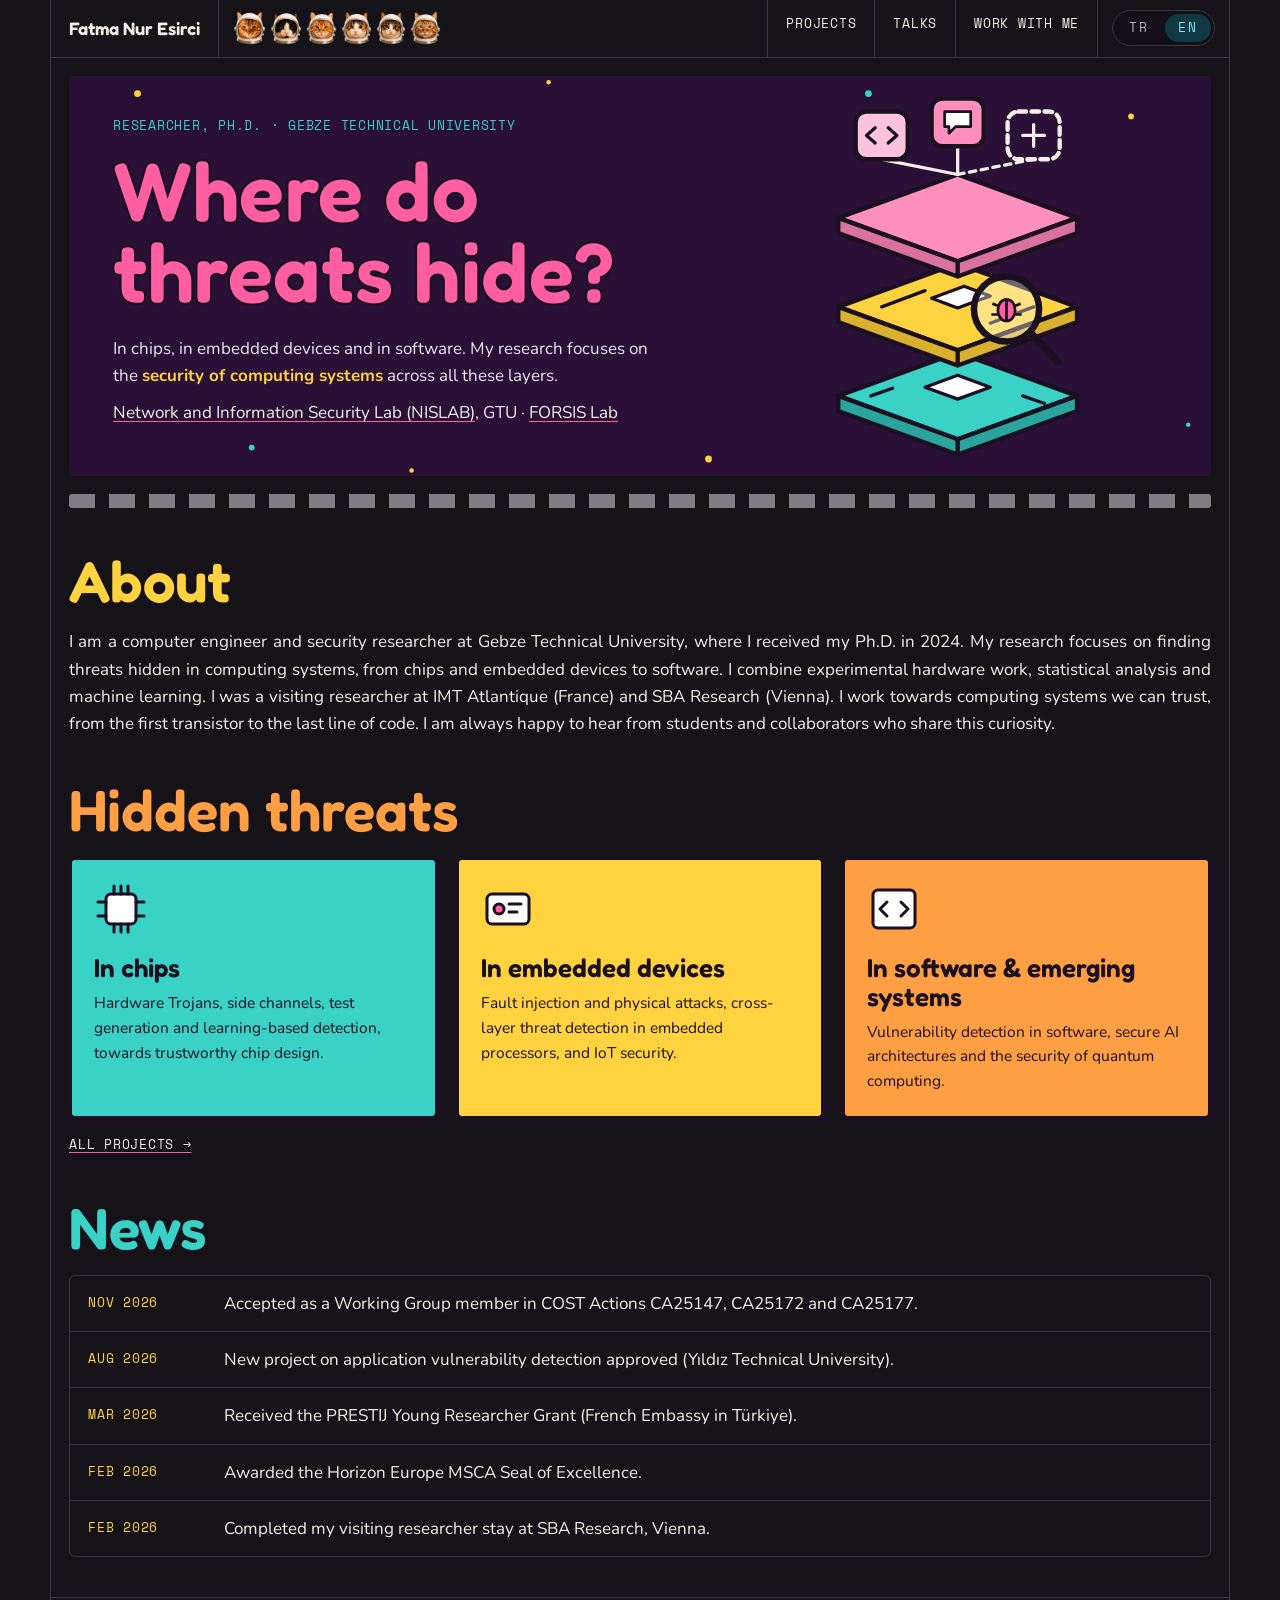
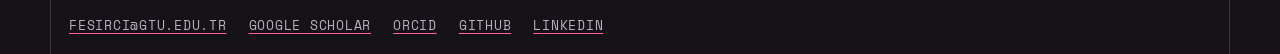
<file: index.html>
<!doctype html>
<html lang="en">
<head>
<meta charset="utf-8">
<meta name="viewport" content="width=device-width, initial-scale=1">
<meta name="google-site-verification" content="7GerBMmw6EhjU6s_n-hrYMJ7j0t3oUVKxniS09vX1Zw">
<meta name="description" content="Fatma Nur Esirci, computer engineer and security researcher at Gebze Technical University: hardware security, embedded devices and software security.">
<title>Fatma Nur Esirci</title>
<link rel="canonical" href="https://fatmanuresirci.github.io/">
<link rel="alternate" hreflang="en" href="https://fatmanuresirci.github.io/">
<link rel="alternate" hreflang="tr" href="https://fatmanuresirci.github.io/tr/">
<link rel="alternate" hreflang="x-default" href="https://fatmanuresirci.github.io/">
<meta property="og:site_name" content="Fatma Nur Esirci">
<meta property="og:type" content="profile">
<meta property="og:title" content="Fatma Nur Esirci">
<meta property="og:description" content="Fatma Nur Esirci, computer engineer and security researcher at Gebze Technical University: hardware security, embedded devices and software security.">
<meta property="og:url" content="https://fatmanuresirci.github.io/">
<meta property="og:locale" content="en_US">
<script type="application/ld+json">
{
 "@context": "https://schema.org",
 "@type": "WebSite",
 "name": "Fatma Nur Esirci",
 "alternateName": [
  "Fatma Nur Esirci Personal Website"
 ],
 "url": "https://fatmanuresirci.github.io/"
}
</script>
<script type="application/ld+json">
{
 "@context": "https://schema.org",
 "@type": "Person",
 "@id": "https://fatmanuresirci.github.io/#person",
 "name": "Fatma Nur Esirci",
 "url": "https://fatmanuresirci.github.io/",
 "email": "mailto:fesirci@gtu.edu.tr",
 "sameAs": [
  "https://orcid.org/0000-0001-9026-2829",
  "https://scholar.google.com/citations?user=NrHuFlYAAAAJ",
  "https://www.linkedin.com/in/fatmanuresirci",
  "https://github.com/Esirci"
 ]
}
</script>
<link rel="preconnect" href="https://fonts.googleapis.com">
<link href="https://fonts.googleapis.com/css2?family=Fredoka:wght@500;600;700&family=Nunito:wght@400;600;700&family=Space+Mono:wght@400;700&display=swap" rel="stylesheet">
<link rel="stylesheet" href="site.css">
<link rel="icon" href="img/avatar.svg" type="image/svg+xml">
</head>
<body>
<div class="frame">
  <nav class="top mono">
    <a class="who" href="index.html">Fatma Nur Esirci</a>
    <span class="crew" aria-hidden="true"><img src="img/crew/cat-1.webp" alt=""><img src="img/crew/cat-2.webp" alt=""><img src="img/crew/cat-3.webp" alt=""><img src="img/crew/cat-4.webp" alt=""><img src="img/crew/cat-5.webp" alt=""><img src="img/crew/cat-6-glasses.svg" alt=""></span>
    <a href="projects.html">Projects</a><a href="talks.html">Talks</a><a href="work-with-me.html">Work with me</a>
    <span class="lang"><span class="langs"><a href="tr/index.html">TR</a><a class="on" href="index.html" aria-current="page">EN</a></span></span>
  </nav>

  <section class="hero">
    <svg class="stars" viewBox="0 0 1000 400" preserveAspectRatio="xMidYMid slice" aria-hidden="true">
      <g fill="#ffd23f"><circle cx="60" cy="40" r="3"/><circle cx="420" cy="30" r="2"/><circle cx="560" cy="360" r="3"/><circle cx="930" cy="60" r="2.5"/><circle cx="300" cy="370" r="2"/></g>
      <g fill="#3ad1c7"><circle cx="160" cy="350" r="2.5"/><circle cx="700" cy="40" r="3"/><circle cx="980" cy="330" r="2"/></g>
    </svg>
    <div class="text">
      <div class="mono kicker">Researcher, Ph.D. · Gebze Technical University</div>
      <h1 class="big">Where do<br>threats hide?</h1>
      <p>In chips, in embedded devices and in software. My research focuses on the <b>security of computing systems</b> across all these layers.</p>
      <p><a href="https://www.gtu.edu.tr/en/kategori/1799/0/display.aspx">Network and Information Security Lab (NISLAB)</a>, GTU · <a href="https://forsislab.com/">FORSIS Lab</a></p>
    </div>
    <svg class="art" viewBox="160 0 240 340" xmlns="http://www.w3.org/2000/svg" role="img" aria-label="('chip', 'design'), ('embedded', 'devices'), software">
  <g stroke="#1b1020" stroke-width="4" stroke-linejoin="round" stroke-linecap="round">
    <path d="M170 280 L280 240 L390 280 L280 320 Z" fill="#3ad1c7"/><path d="M170 280 v14 L280 334 V320 Z M390 280 v14 L280 334 V320 Z" fill="#2aa59d"/><path d="M250 272 L280 261 L310 272 L280 283 Z" fill="#fff" stroke-width="3"/><path d="M200 280 l20 -7 M340 280 l20 7" fill="none" stroke-width="3"/>
    <path d="M170 198 L280 158 L390 198 L280 238 Z" fill="#ffd23f"/><path d="M170 198 v14 L280 252 V238 Z M390 198 v14 L280 252 V238 Z" fill="#d9b12f"/><path d="M256 190 L286 179 L310 188 L280 199 Z" fill="#fff" stroke-width="3"/><path d="M210 198 L250 183 M310 213 L350 198" fill="none" stroke-width="3"/>
    <path d="M170 116 L280 76 L390 116 L280 156 Z" fill="#ff8fbd"/><path d="M170 116 v14 L280 170 V156 Z M390 116 v14 L280 170 V156 Z" fill="#d9729f"/>
    <path d="M280 76 L210 62" fill="none" stroke="#f4efe8" stroke-width="3" /><path d="M280 76 L280 50" fill="none" stroke="#f4efe8" stroke-width="3" /><path d="M280 76 L350 62" fill="none" stroke="#f4efe8" stroke-width="3" stroke-dasharray="6 5"/><rect x="186" y="18" width="48" height="44" rx="10" fill="#ffc2dc"/><path d="M204 33 l-8 7 8 7 M216 33 l8 7 -8 7" fill="none" stroke-width="3"/><rect x="256" y="6" width="48" height="44" rx="10" fill="#ff8fbd"/><path d="M268 18 h24 v14 h-14 l-6 6 v-6 h-4 z" fill="#fff" stroke-width="2.5"/><rect x="326" y="18" width="48" height="44" rx="10" fill="none" stroke="#f4efe8" stroke-dasharray="7 5"/><path d="M350 30 v20 M340 40 h20" fill="none" stroke="#f4efe8" stroke-width="3"/>
    <circle cx="325" cy="200" r="30" fill="#fff" fill-opacity=".35" stroke-width="6"/>
    <path d="M347 222 L372 248" stroke-width="7"/>
  </g>
  <g stroke="#1b1020" stroke-width="2.5">
    <ellipse cx="325" cy="201" rx="8" ry="10" fill="#ff5fa2"/>
    <path d="M325 191 v20 M317 197 l-5 -2 M317 205 h-6 M333 197 l5 -2 M333 205 h6" fill="none"/>
  </g>
</svg>
  </section>
  <div class="rail"></div>

  <h2 class="sec-title t-yellow">About</h2>
  <p class="about">I am a computer engineer and security researcher at Gebze Technical University, where I received my Ph.D. in 2024. My research focuses on finding threats hidden in computing systems, from chips and embedded devices to software. I combine experimental hardware work, statistical analysis and machine learning. I was a visiting researcher at IMT Atlantique (France) and SBA Research (Vienna). I work towards computing systems we can trust, from the first transistor to the last line of code. I am always happy to hear from students and collaborators who share this curiosity.</p>

  <h2 class="sec-title">Hidden threats</h2>
  <div class="cards">
    <div class="card c1">
      <svg viewBox="0 0 54 54" aria-hidden="true"><rect x="12" y="12" width="30" height="30" rx="5" fill="#fff" stroke="#1b1020" stroke-width="3"/><g stroke="#1b1020" stroke-width="3" stroke-linecap="round"><path d="M20 4v8M27 4v8M34 4v8M20 42v8M27 42v8M34 42v8M4 20h8M4 34h8M42 20h8M42 34h8"/></g></svg>
      <h3>In chips</h3><p>Hardware Trojans, side channels, test generation and learning-based detection, towards trustworthy chip design.</p>
    </div>
    <div class="card c2">
      <svg viewBox="0 0 54 54" aria-hidden="true"><rect x="6" y="12" width="42" height="30" rx="5" fill="#fff" stroke="#1b1020" stroke-width="3"/><circle cx="18" cy="27" r="5" fill="#ff5fa2" stroke="#1b1020" stroke-width="3"/><path d="M28 22h12M28 30h8" stroke="#1b1020" stroke-width="3" stroke-linecap="round"/></svg>
      <h3>In embedded devices</h3><p>Fault injection and physical attacks, cross-layer threat detection in embedded processors, and IoT security.</p>
    </div>
    <div class="card c3">
      <svg viewBox="0 0 54 54" aria-hidden="true"><rect x="6" y="8" width="42" height="38" rx="5" fill="#fff" stroke="#1b1020" stroke-width="3"/><path d="M20 20l-7 7 7 7M34 20l7 7-7 7" fill="none" stroke="#1b1020" stroke-width="3" stroke-linecap="round" stroke-linejoin="round"/></svg>
      <h3>In software &amp; emerging systems</h3><p>Vulnerability detection in software, secure AI architectures and the security of quantum computing.</p>
    </div>
  </div>
  <p class="more mono"><a href="projects.html">All projects →</a></p>

  <h2 class="sec-title t-teal">News</h2>
  <ul class="list">
    <li><span class="mono">Nov 2026</span><span>Accepted as a Working Group member in COST Actions CA25147, CA25172 and CA25177.</span></li>
    <li><span class="mono">Aug 2026</span><span>New project on application vulnerability detection approved (Yıldız Technical University).</span></li>
    <li><span class="mono">Mar 2026</span><span>Received the PRESTIJ Young Researcher Grant (French Embassy in Türkiye).</span></li>
    <li><span class="mono">Feb 2026</span><span>Awarded the Horizon Europe MSCA Seal of Excellence.</span></li>
    <li><span class="mono">Feb 2026</span><span>Completed my visiting researcher stay at SBA Research, Vienna.</span></li>
  </ul>

  <footer class="mono">
    <a href="mailto:fesirci@gtu.edu.tr">fesirci@gtu.edu.tr</a><a href="https://scholar.google.com/citations?user=NrHuFlYAAAAJ">Google Scholar</a><a href="https://orcid.org/0000-0001-9026-2829">ORCID</a><a href="https://github.com/Esirci">GitHub</a><a href="https://www.linkedin.com/in/fatmanuresirci">LinkedIn</a>
  </footer>
</div>
</body>
</html>
</file>
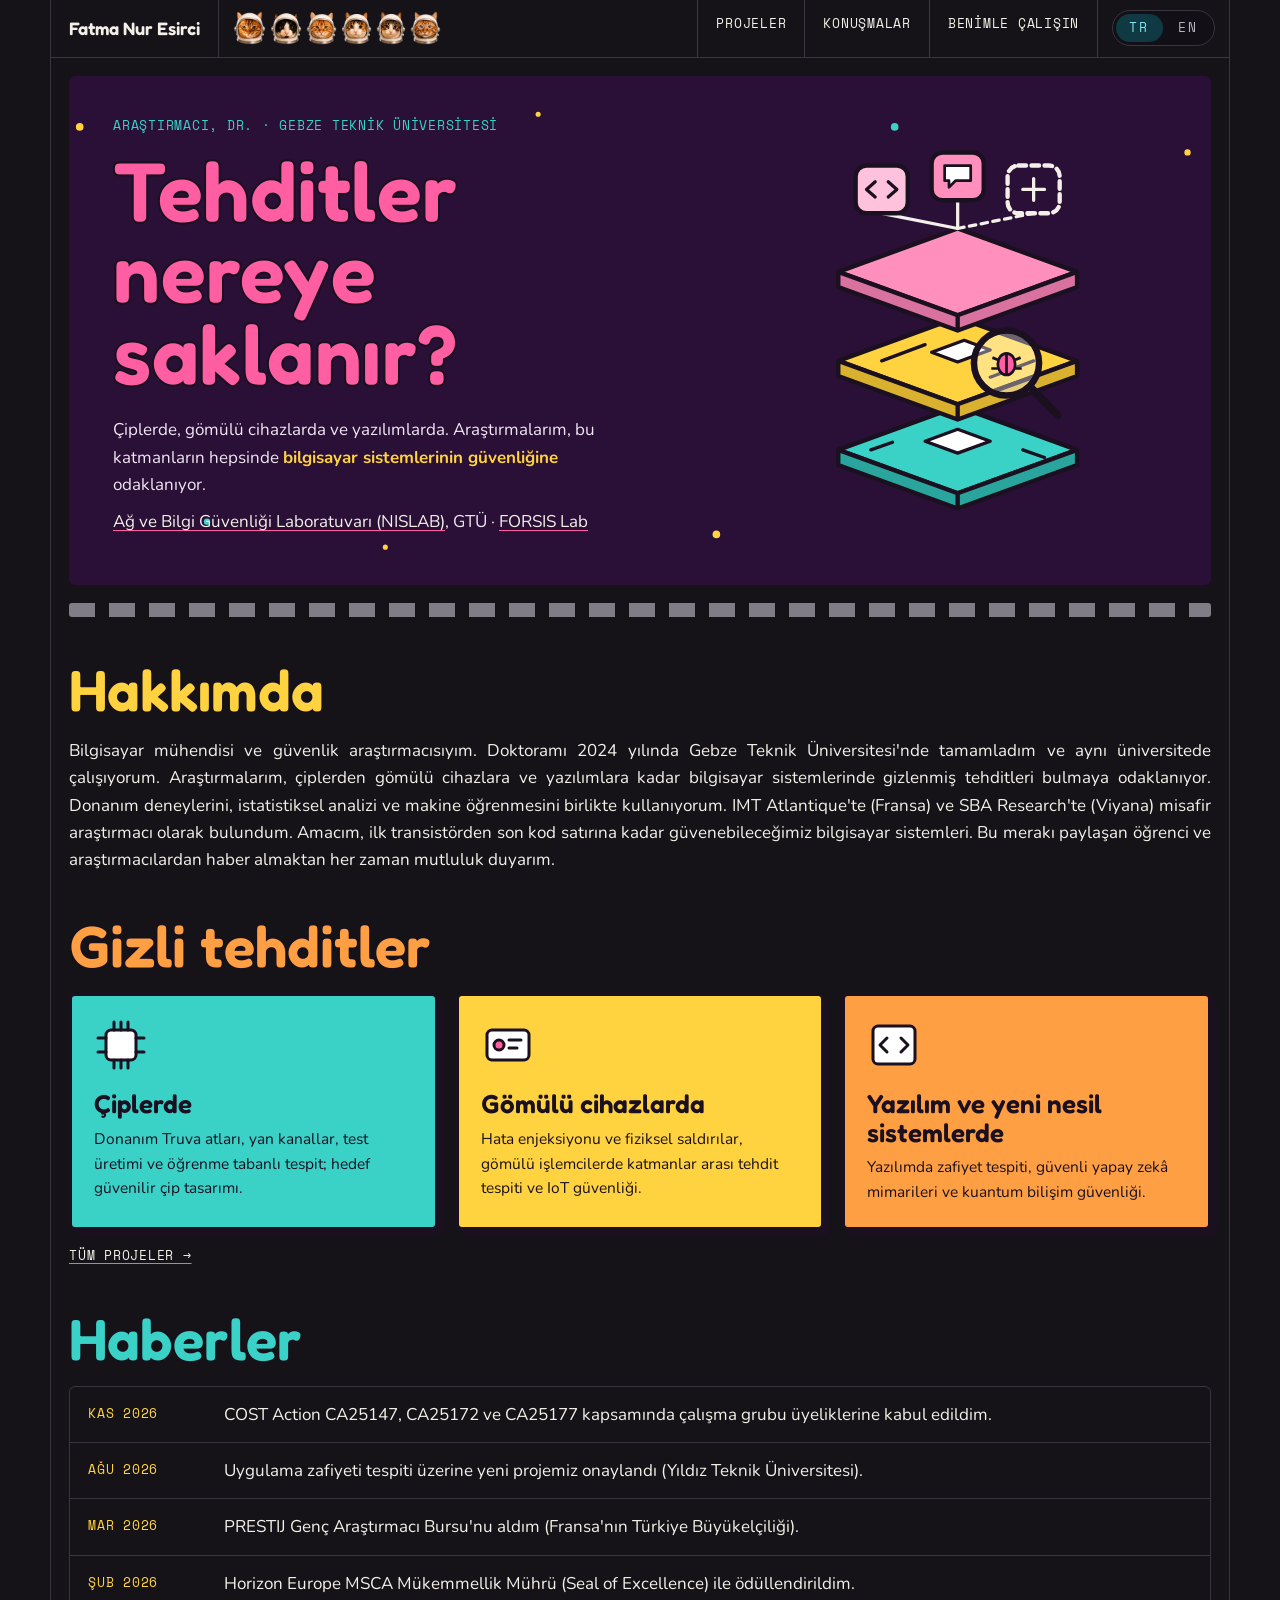
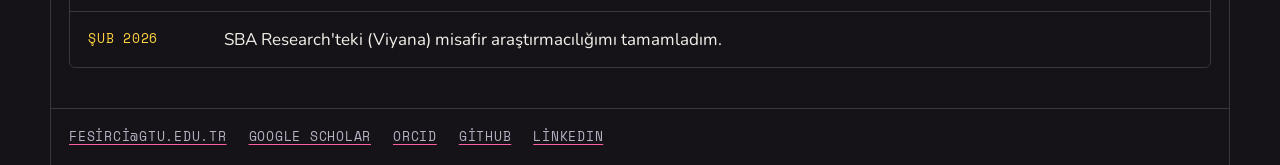
<file: tr/index.html>
<!doctype html>
<html lang="tr">
<head>
<meta charset="utf-8">
<meta name="viewport" content="width=device-width, initial-scale=1">
<meta name="description" content="Fatma Nur Esirci, Gebze Teknik Üniversitesi'nde bilgisayar mühendisi ve güvenlik araştırmacısı: donanım, gömülü cihaz ve yazılım güvenliği.">
<title>Fatma Nur Esirci</title>
<link rel="canonical" href="https://fatmanuresirci.github.io/tr/">
<link rel="alternate" hreflang="en" href="https://fatmanuresirci.github.io/">
<link rel="alternate" hreflang="tr" href="https://fatmanuresirci.github.io/tr/">
<link rel="alternate" hreflang="x-default" href="https://fatmanuresirci.github.io/">
<meta property="og:site_name" content="Fatma Nur Esirci">
<meta property="og:type" content="profile">
<meta property="og:title" content="Fatma Nur Esirci">
<meta property="og:description" content="Fatma Nur Esirci, Gebze Teknik Üniversitesi'nde bilgisayar mühendisi ve güvenlik araştırmacısı: donanım, gömülü cihaz ve yazılım güvenliği.">
<meta property="og:url" content="https://fatmanuresirci.github.io/tr/">
<meta property="og:locale" content="tr_TR">
<script type="application/ld+json">
{
 "@context": "https://schema.org",
 "@type": "WebSite",
 "name": "Fatma Nur Esirci",
 "alternateName": [
  "Fatma Nur Esirci Personal Website"
 ],
 "url": "https://fatmanuresirci.github.io/"
}
</script>
<script type="application/ld+json">
{
 "@context": "https://schema.org",
 "@type": "Person",
 "@id": "https://fatmanuresirci.github.io/#person",
 "name": "Fatma Nur Esirci",
 "url": "https://fatmanuresirci.github.io/",
 "email": "mailto:fesirci@gtu.edu.tr",
 "sameAs": [
  "https://orcid.org/0000-0001-9026-2829",
  "https://scholar.google.com/citations?user=NrHuFlYAAAAJ",
  "https://www.linkedin.com/in/fatmanuresirci",
  "https://github.com/Esirci"
 ]
}
</script>
<link rel="preconnect" href="https://fonts.googleapis.com">
<link href="https://fonts.googleapis.com/css2?family=Fredoka:wght@500;600;700&family=Nunito:wght@400;600;700&family=Space+Mono:wght@400;700&display=swap" rel="stylesheet">
<link rel="stylesheet" href="../site.css">
<link rel="icon" href="../img/avatar.svg" type="image/svg+xml">
</head>
<body>
<div class="frame">
  <nav class="top mono">
    <a class="who" href="index.html">Fatma Nur Esirci</a>
    <span class="crew" aria-hidden="true"><img src="../img/crew/cat-1.webp" alt=""><img src="../img/crew/cat-2.webp" alt=""><img src="../img/crew/cat-3.webp" alt=""><img src="../img/crew/cat-4.webp" alt=""><img src="../img/crew/cat-5.webp" alt=""><img src="../img/crew/cat-6-glasses.svg" alt=""></span>
    <a href="projects.html">Projeler</a><a href="talks.html">Konuşmalar</a><a href="work-with-me.html">Benimle çalışın</a>
    <span class="lang"><span class="langs"><a class="on" href="index.html" aria-current="page">TR</a><a href="../index.html">EN</a></span></span>
  </nav>

  <section class="hero">
    <svg class="stars" viewBox="0 0 1000 400" preserveAspectRatio="xMidYMid slice" aria-hidden="true">
      <g fill="#ffd23f"><circle cx="60" cy="40" r="3"/><circle cx="420" cy="30" r="2"/><circle cx="560" cy="360" r="3"/><circle cx="930" cy="60" r="2.5"/><circle cx="300" cy="370" r="2"/></g>
      <g fill="#3ad1c7"><circle cx="160" cy="350" r="2.5"/><circle cx="700" cy="40" r="3"/><circle cx="980" cy="330" r="2"/></g>
    </svg>
    <div class="text">
      <div class="mono kicker">Araştırmacı, Dr. · Gebze Teknik Üniversitesi</div>
      <h1 class="big">Tehditler<br>nereye saklanır?</h1>
      <p>Çiplerde, gömülü cihazlarda ve yazılımlarda. Araştırmalarım, bu katmanların hepsinde <b>bilgisayar sistemlerinin güvenliğine</b> odaklanıyor.</p>
      <p><a href="https://www.gtu.edu.tr/kategori/1799/0/display.aspx">Ağ ve Bilgi Güvenliği Laboratuvarı (NISLAB)</a>, GTÜ · <a href="https://forsislab.com/">FORSIS Lab</a></p>
    </div>
    <svg class="art" viewBox="160 0 240 340" xmlns="http://www.w3.org/2000/svg" role="img" aria-label="('çip', 'tasarımı'), ('gömülü', 'cihazlar'), yazılım">
  <g stroke="#1b1020" stroke-width="4" stroke-linejoin="round" stroke-linecap="round">
    <path d="M170 280 L280 240 L390 280 L280 320 Z" fill="#3ad1c7"/><path d="M170 280 v14 L280 334 V320 Z M390 280 v14 L280 334 V320 Z" fill="#2aa59d"/><path d="M250 272 L280 261 L310 272 L280 283 Z" fill="#fff" stroke-width="3"/><path d="M200 280 l20 -7 M340 280 l20 7" fill="none" stroke-width="3"/>
    <path d="M170 198 L280 158 L390 198 L280 238 Z" fill="#ffd23f"/><path d="M170 198 v14 L280 252 V238 Z M390 198 v14 L280 252 V238 Z" fill="#d9b12f"/><path d="M256 190 L286 179 L310 188 L280 199 Z" fill="#fff" stroke-width="3"/><path d="M210 198 L250 183 M310 213 L350 198" fill="none" stroke-width="3"/>
    <path d="M170 116 L280 76 L390 116 L280 156 Z" fill="#ff8fbd"/><path d="M170 116 v14 L280 170 V156 Z M390 116 v14 L280 170 V156 Z" fill="#d9729f"/>
    <path d="M280 76 L210 62" fill="none" stroke="#f4efe8" stroke-width="3" /><path d="M280 76 L280 50" fill="none" stroke="#f4efe8" stroke-width="3" /><path d="M280 76 L350 62" fill="none" stroke="#f4efe8" stroke-width="3" stroke-dasharray="6 5"/><rect x="186" y="18" width="48" height="44" rx="10" fill="#ffc2dc"/><path d="M204 33 l-8 7 8 7 M216 33 l8 7 -8 7" fill="none" stroke-width="3"/><rect x="256" y="6" width="48" height="44" rx="10" fill="#ff8fbd"/><path d="M268 18 h24 v14 h-14 l-6 6 v-6 h-4 z" fill="#fff" stroke-width="2.5"/><rect x="326" y="18" width="48" height="44" rx="10" fill="none" stroke="#f4efe8" stroke-dasharray="7 5"/><path d="M350 30 v20 M340 40 h20" fill="none" stroke="#f4efe8" stroke-width="3"/>
    <circle cx="325" cy="200" r="30" fill="#fff" fill-opacity=".35" stroke-width="6"/>
    <path d="M347 222 L372 248" stroke-width="7"/>
  </g>
  <g stroke="#1b1020" stroke-width="2.5">
    <ellipse cx="325" cy="201" rx="8" ry="10" fill="#ff5fa2"/>
    <path d="M325 191 v20 M317 197 l-5 -2 M317 205 h-6 M333 197 l5 -2 M333 205 h6" fill="none"/>
  </g>
</svg>
  </section>
  <div class="rail"></div>

  <h2 class="sec-title t-yellow">Hakkımda</h2>
  <p class="about">Bilgisayar mühendisi ve güvenlik araştırmacısıyım. Doktoramı 2024 yılında Gebze Teknik Üniversitesi'nde tamamladım ve aynı üniversitede çalışıyorum. Araştırmalarım, çiplerden gömülü cihazlara ve yazılımlara kadar bilgisayar sistemlerinde gizlenmiş tehditleri bulmaya odaklanıyor. Donanım deneylerini, istatistiksel analizi ve makine öğrenmesini birlikte kullanıyorum. IMT Atlantique'te (Fransa) ve SBA Research'te (Viyana) misafir araştırmacı olarak bulundum. Amacım, ilk transistörden son kod satırına kadar güvenebileceğimiz bilgisayar sistemleri. Bu merakı paylaşan öğrenci ve araştırmacılardan haber almaktan her zaman mutluluk duyarım.</p>

  <h2 class="sec-title">Gizli tehditler</h2>
  <div class="cards">
    <div class="card c1">
      <svg viewBox="0 0 54 54" aria-hidden="true"><rect x="12" y="12" width="30" height="30" rx="5" fill="#fff" stroke="#1b1020" stroke-width="3"/><g stroke="#1b1020" stroke-width="3" stroke-linecap="round"><path d="M20 4v8M27 4v8M34 4v8M20 42v8M27 42v8M34 42v8M4 20h8M4 34h8M42 20h8M42 34h8"/></g></svg>
      <h3>Çiplerde</h3><p>Donanım Truva atları, yan kanallar, test üretimi ve öğrenme tabanlı tespit; hedef güvenilir çip tasarımı.</p>
    </div>
    <div class="card c2">
      <svg viewBox="0 0 54 54" aria-hidden="true"><rect x="6" y="12" width="42" height="30" rx="5" fill="#fff" stroke="#1b1020" stroke-width="3"/><circle cx="18" cy="27" r="5" fill="#ff5fa2" stroke="#1b1020" stroke-width="3"/><path d="M28 22h12M28 30h8" stroke="#1b1020" stroke-width="3" stroke-linecap="round"/></svg>
      <h3>Gömülü cihazlarda</h3><p>Hata enjeksiyonu ve fiziksel saldırılar, gömülü işlemcilerde katmanlar arası tehdit tespiti ve IoT güvenliği.</p>
    </div>
    <div class="card c3">
      <svg viewBox="0 0 54 54" aria-hidden="true"><rect x="6" y="8" width="42" height="38" rx="5" fill="#fff" stroke="#1b1020" stroke-width="3"/><path d="M20 20l-7 7 7 7M34 20l7 7-7 7" fill="none" stroke="#1b1020" stroke-width="3" stroke-linecap="round" stroke-linejoin="round"/></svg>
      <h3>Yazılım ve yeni nesil sistemlerde</h3><p>Yazılımda zafiyet tespiti, güvenli yapay zekâ mimarileri ve kuantum bilişim güvenliği.</p>
    </div>
  </div>
  <p class="more mono"><a href="projects.html">Tüm projeler →</a></p>

  <h2 class="sec-title t-teal">Haberler</h2>
  <ul class="list">
    <li><span class="mono">Kas 2026</span><span>COST Action CA25147, CA25172 ve CA25177 kapsamında çalışma grubu üyeliklerine kabul edildim.</span></li>
    <li><span class="mono">Ağu 2026</span><span>Uygulama zafiyeti tespiti üzerine yeni projemiz onaylandı (Yıldız Teknik Üniversitesi).</span></li>
    <li><span class="mono">Mar 2026</span><span>PRESTIJ Genç Araştırmacı Bursu'nu aldım (Fransa'nın Türkiye Büyükelçiliği).</span></li>
    <li><span class="mono">Şub 2026</span><span>Horizon Europe MSCA Mükemmellik Mührü (Seal of Excellence) ile ödüllendirildim.</span></li>
    <li><span class="mono">Şub 2026</span><span>SBA Research'teki (Viyana) misafir araştırmacılığımı tamamladım.</span></li>
  </ul>

  <footer class="mono">
    <a href="mailto:fesirci@gtu.edu.tr">fesirci@gtu.edu.tr</a><a href="https://scholar.google.com/citations?user=NrHuFlYAAAAJ">Google Scholar</a><a href="https://orcid.org/0000-0001-9026-2829">ORCID</a><a href="https://github.com/Esirci">GitHub</a><a href="https://www.linkedin.com/in/fatmanuresirci">LinkedIn</a>
  </footer>
</div>
</body>
</html>
</file>
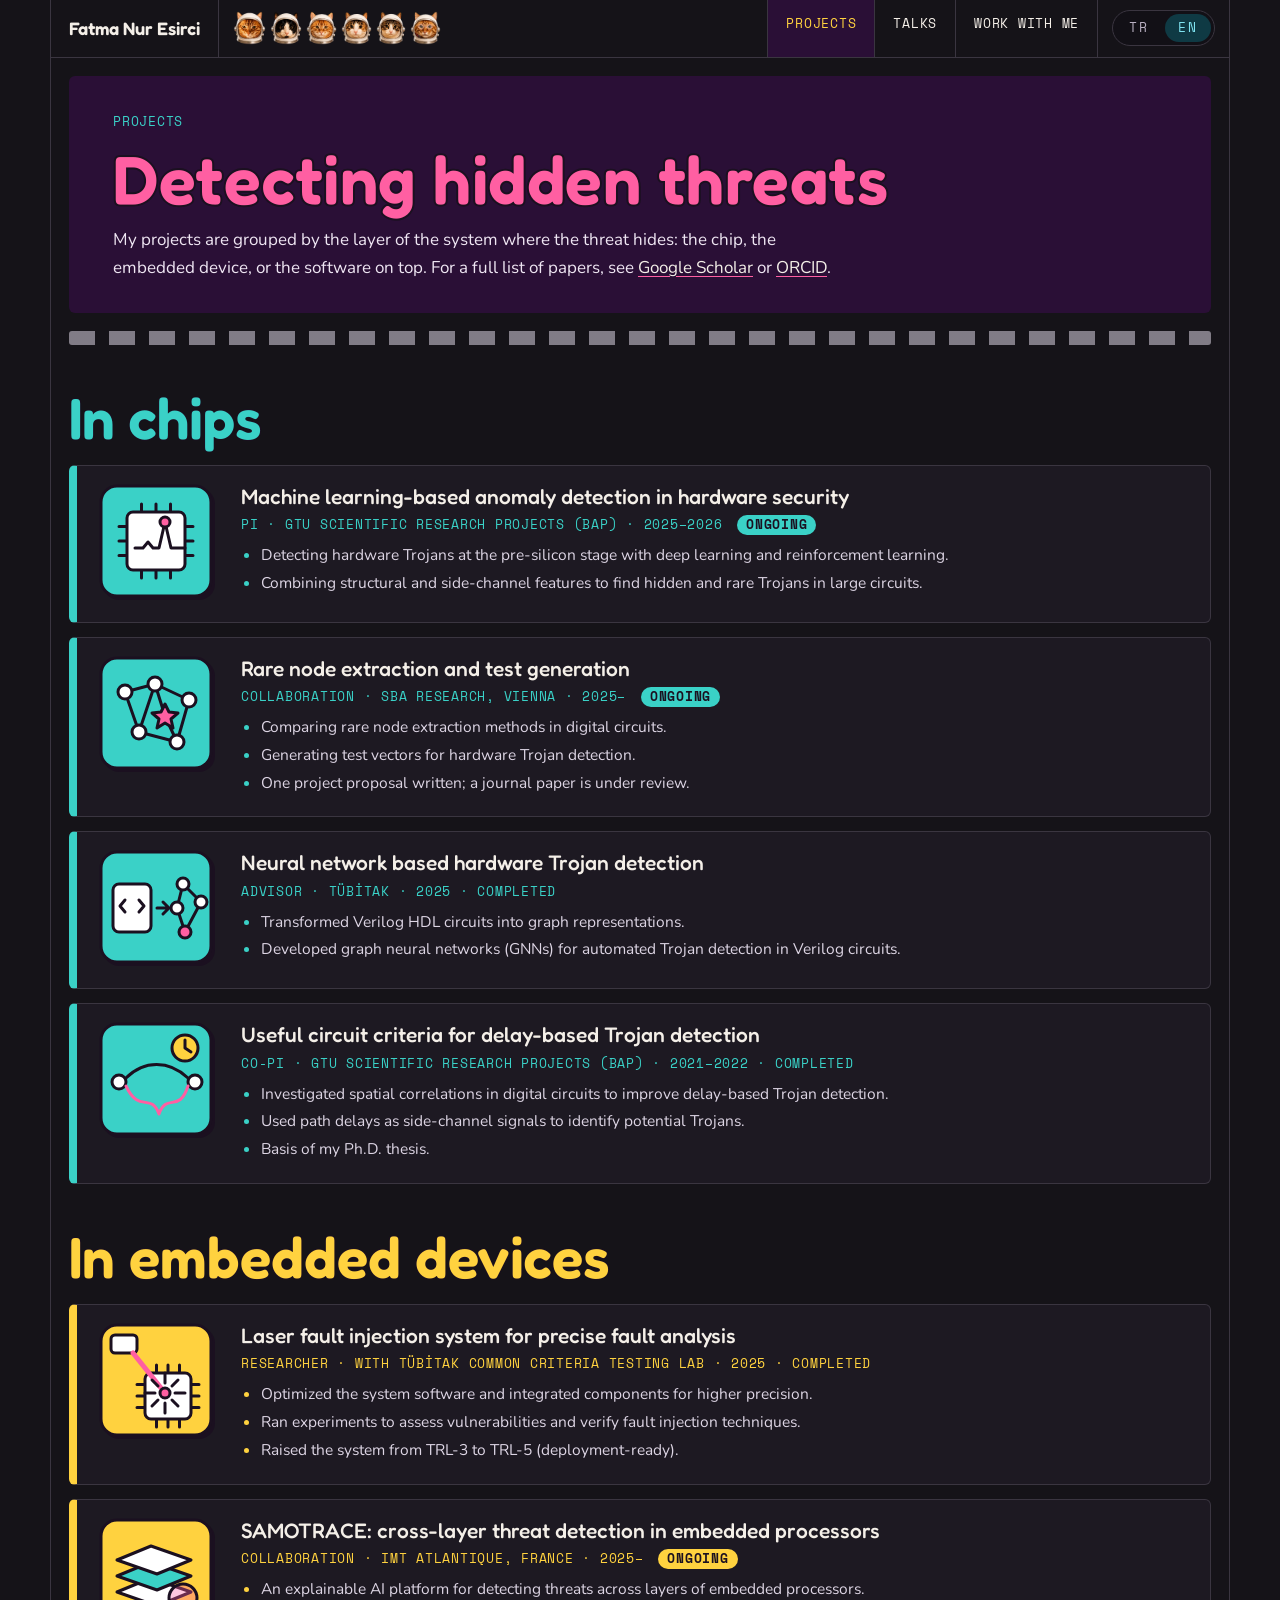
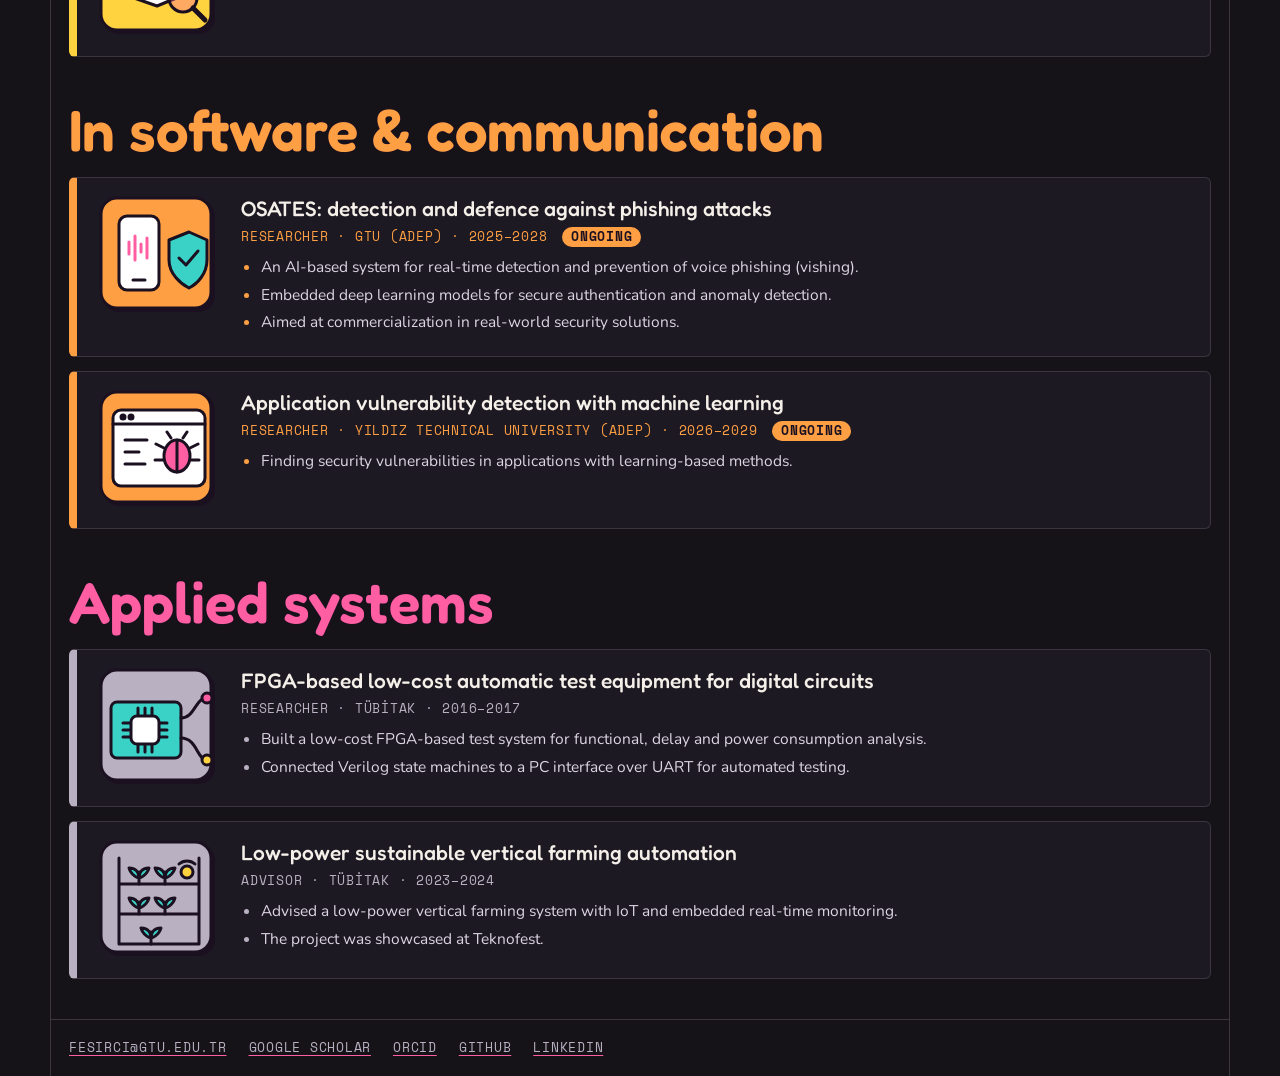
<file: projects.html>
<!doctype html>
<html lang="en">
<head>
<meta charset="utf-8">
<meta name="viewport" content="width=device-width, initial-scale=1">
<meta name="description" content="Fatma Nur Esirci, computer engineer and security researcher at Gebze Technical University: hardware security, embedded devices and software security.">
<title>Projects · Fatma Nur Esirci</title>
<link rel="canonical" href="https://fatmanuresirci.github.io/projects.html">
<link rel="alternate" hreflang="en" href="https://fatmanuresirci.github.io/projects.html">
<link rel="alternate" hreflang="tr" href="https://fatmanuresirci.github.io/tr/projects.html">
<link rel="alternate" hreflang="x-default" href="https://fatmanuresirci.github.io/projects.html">
<meta property="og:site_name" content="Fatma Nur Esirci">
<meta property="og:type" content="website">
<meta property="og:title" content="Projects · Fatma Nur Esirci">
<meta property="og:description" content="Fatma Nur Esirci, computer engineer and security researcher at Gebze Technical University: hardware security, embedded devices and software security.">
<meta property="og:url" content="https://fatmanuresirci.github.io/projects.html">
<meta property="og:locale" content="en_US">
<link rel="preconnect" href="https://fonts.googleapis.com">
<link href="https://fonts.googleapis.com/css2?family=Fredoka:wght@500;600;700&family=Nunito:wght@400;600;700&family=Space+Mono:wght@400;700&display=swap" rel="stylesheet">
<link rel="stylesheet" href="site.css">
<link rel="icon" href="img/avatar.svg" type="image/svg+xml">
</head>
<body>
<div class="frame">
  <nav class="top mono">
    <a class="who" href="index.html">Fatma Nur Esirci</a>
    <span class="crew" aria-hidden="true"><img src="img/crew/cat-1.webp" alt=""><img src="img/crew/cat-2.webp" alt=""><img src="img/crew/cat-3.webp" alt=""><img src="img/crew/cat-4.webp" alt=""><img src="img/crew/cat-5.webp" alt=""><img src="img/crew/cat-6-glasses.svg" alt=""></span>
    <a class="on" href="projects.html">Projects</a><a href="talks.html">Talks</a><a href="work-with-me.html">Work with me</a>
    <span class="lang"><span class="langs"><a href="tr/projects.html">TR</a><a class="on" href="projects.html" aria-current="page">EN</a></span></span>
  </nav>

  <header class="page-hero">
    <div class="mono kicker">Projects</div>
    <h1 class="big">Detecting hidden threats</h1>
    <p>My projects are grouped by the layer of the system where the threat hides: the chip, the embedded device, or the software on top. For a full list of papers, see <a href="https://scholar.google.com/citations?user=NrHuFlYAAAAJ">Google Scholar</a> or <a href="https://orcid.org/0000-0001-9026-2829">ORCID</a>.</p>
  </header>
  <div class="rail"></div>

  <h2 class="sec-title t-teal">In chips</h2>
  <div class="plist l1">
    <article class="pcard">
      <img src="img/p-anomaly.svg" alt="">
      <div>
        <h4>Machine learning-based anomaly detection in hardware security</h4>
        <div class="meta mono">PI · GTU Scientific Research Projects (BAP) · 2025–2026 <span class="status">ongoing</span></div>
        <ul>
          <li>Detecting hardware Trojans at the pre-silicon stage with deep learning and reinforcement learning.</li>
          <li>Combining structural and side-channel features to find hidden and rare Trojans in large circuits.</li>
        </ul>
      </div>
    </article>
    <article class="pcard">
      <img src="img/p-rarenode.svg" alt="">
      <div>
        <h4>Rare node extraction and test generation</h4>
        <div class="meta mono">Collaboration · SBA Research, Vienna · 2025– <span class="status">ongoing</span></div>
        <ul>
          <li>Comparing rare node extraction methods in digital circuits.</li>
          <li>Generating test vectors for hardware Trojan detection.</li>
          <li>One project proposal written; a journal paper is under review.</li>
        </ul>
      </div>
    </article>
    <article class="pcard">
      <img src="img/p-gnn.svg" alt="">
      <div>
        <h4>Neural network based hardware Trojan detection</h4>
        <div class="meta mono">Advisor · TÜBİTAK · 2025 · completed</div>
        <ul>
          <li>Transformed Verilog HDL circuits into graph representations.</li>
          <li>Developed graph neural networks (GNNs) for automated Trojan detection in Verilog circuits.</li>
        </ul>
      </div>
    </article>
    <article class="pcard">
      <img src="img/p-delay.svg" alt="">
      <div>
        <h4>Useful circuit criteria for delay-based Trojan detection</h4>
        <div class="meta mono">Co-PI · GTU Scientific Research Projects (BAP) · 2021–2022 · completed</div>
        <ul>
          <li>Investigated spatial correlations in digital circuits to improve delay-based Trojan detection.</li>
          <li>Used path delays as side-channel signals to identify potential Trojans.</li>
          <li>Basis of my Ph.D. thesis.</li>
        </ul>
      </div>
    </article>
  </div>

  <h2 class="sec-title t-yellow">In embedded devices</h2>
  <div class="plist l2">
    <article class="pcard">
      <img src="img/p-laser.svg" alt="">
      <div>
        <h4>Laser fault injection system for precise fault analysis</h4>
        <div class="meta mono">Researcher · with TÜBİTAK Common Criteria Testing Lab · 2025 · completed</div>
        <ul>
          <li>Optimized the system software and integrated components for higher precision.</li>
          <li>Ran experiments to assess vulnerabilities and verify fault injection techniques.</li>
          <li>Raised the system from TRL-3 to TRL-5 (deployment-ready).</li>
        </ul>
      </div>
    </article>
    <article class="pcard">
      <img src="img/p-samotrace.svg" alt="">
      <div>
        <h4>SAMOTRACE: cross-layer threat detection in embedded processors</h4>
        <div class="meta mono">Collaboration · IMT Atlantique, France · 2025– <span class="status">ongoing</span></div>
        <ul>
          <li>An explainable AI platform for detecting threats across layers of embedded processors.</li>
        </ul>
      </div>
    </article>
  </div>

  <h2 class="sec-title">In software &amp; communication</h2>
  <div class="plist l3">
    <article class="pcard">
      <img src="img/p-vishing.svg" alt="">
      <div>
        <h4>OSATES: detection and defence against phishing attacks</h4>
        <div class="meta mono">Researcher · GTU (ADEP) · 2025–2028 <span class="status">ongoing</span></div>
        <ul>
          <li>An AI-based system for real-time detection and prevention of voice phishing (vishing).</li>
          <li>Embedded deep learning models for secure authentication and anomaly detection.</li>
          <li>Aimed at commercialization in real-world security solutions.</li>
        </ul>
      </div>
    </article>
    <article class="pcard">
      <img src="img/p-appvuln.svg" alt="">
      <div>
        <h4>Application vulnerability detection with machine learning</h4>
        <div class="meta mono">Researcher · Yıldız Technical University (ADEP) · 2026–2029 <span class="status">ongoing</span></div>
        <ul>
          <li>Finding security vulnerabilities in applications with learning-based methods.</li>
        </ul>
      </div>
    </article>
  </div>

  <h2 class="sec-title t-pink">Applied systems</h2>
  <div class="plist l4">
    <article class="pcard">
      <img src="img/p-fpga.svg" alt="">
      <div>
        <h4>FPGA-based low-cost automatic test equipment for digital circuits</h4>
        <div class="meta mono">Researcher · TÜBİTAK · 2016–2017</div>
        <ul>
          <li>Built a low-cost FPGA-based test system for functional, delay and power consumption analysis.</li>
          <li>Connected Verilog state machines to a PC interface over UART for automated testing.</li>
        </ul>
      </div>
    </article>
    <article class="pcard">
      <img src="img/p-farm.svg" alt="">
      <div>
        <h4>Low-power sustainable vertical farming automation</h4>
        <div class="meta mono">Advisor · TÜBİTAK · 2023–2024</div>
        <ul>
          <li>Advised a low-power vertical farming system with IoT and embedded real-time monitoring.</li>
          <li>The project was showcased at Teknofest.</li>
        </ul>
      </div>
    </article>
  </div>

  <footer class="mono">
    <a href="mailto:fesirci@gtu.edu.tr">fesirci@gtu.edu.tr</a><a href="https://scholar.google.com/citations?user=NrHuFlYAAAAJ">Google Scholar</a><a href="https://orcid.org/0000-0001-9026-2829">ORCID</a><a href="https://github.com/Esirci">GitHub</a><a href="https://www.linkedin.com/in/fatmanuresirci">LinkedIn</a>
  </footer>
</div>
</body>
</html>
</file>
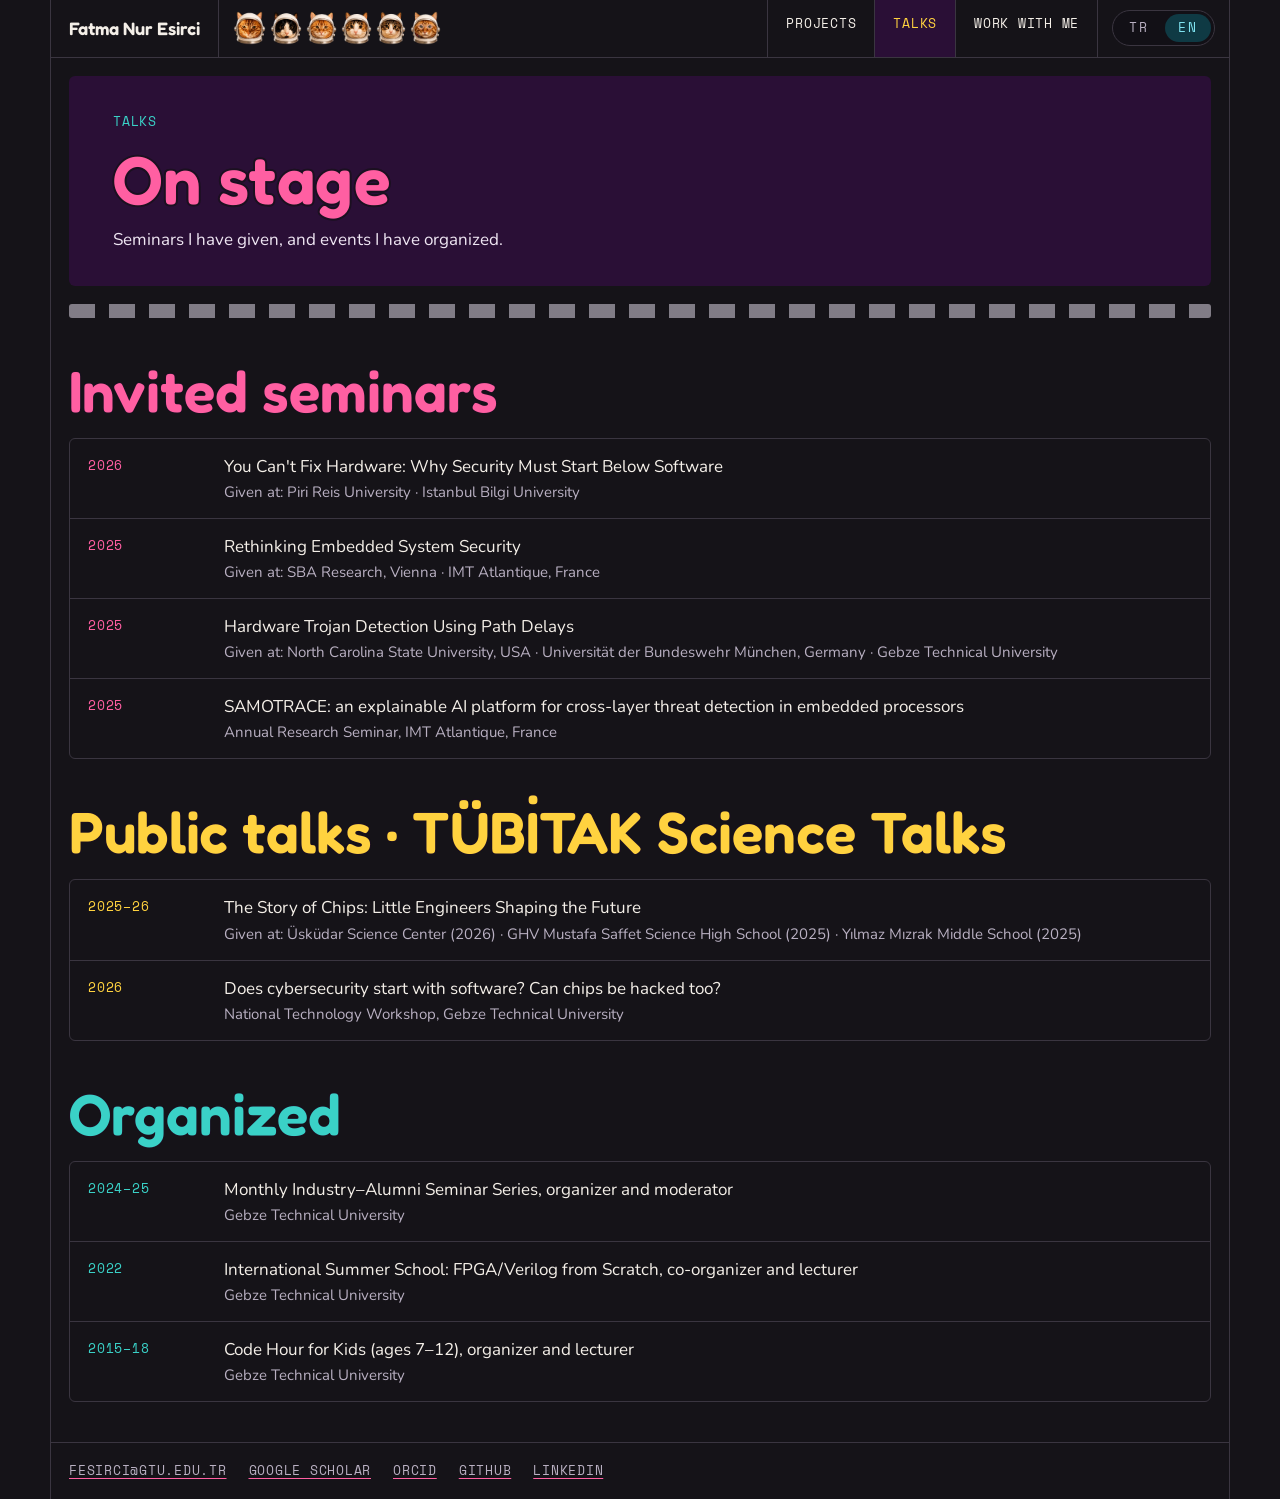
<file: talks.html>
<!doctype html>
<html lang="en">
<head>
<meta charset="utf-8">
<meta name="viewport" content="width=device-width, initial-scale=1">
<meta name="description" content="Fatma Nur Esirci, computer engineer and security researcher at Gebze Technical University: hardware security, embedded devices and software security.">
<title>Talks · Fatma Nur Esirci</title>
<link rel="canonical" href="https://fatmanuresirci.github.io/talks.html">
<link rel="alternate" hreflang="en" href="https://fatmanuresirci.github.io/talks.html">
<link rel="alternate" hreflang="tr" href="https://fatmanuresirci.github.io/tr/talks.html">
<link rel="alternate" hreflang="x-default" href="https://fatmanuresirci.github.io/talks.html">
<meta property="og:site_name" content="Fatma Nur Esirci">
<meta property="og:type" content="website">
<meta property="og:title" content="Talks · Fatma Nur Esirci">
<meta property="og:description" content="Fatma Nur Esirci, computer engineer and security researcher at Gebze Technical University: hardware security, embedded devices and software security.">
<meta property="og:url" content="https://fatmanuresirci.github.io/talks.html">
<meta property="og:locale" content="en_US">
<link rel="preconnect" href="https://fonts.googleapis.com">
<link href="https://fonts.googleapis.com/css2?family=Fredoka:wght@500;600;700&family=Nunito:wght@400;600;700&family=Space+Mono:wght@400;700&display=swap" rel="stylesheet">
<link rel="stylesheet" href="site.css">
<link rel="icon" href="img/avatar.svg" type="image/svg+xml">
</head>
<body>
<div class="frame">
  <nav class="top mono">
    <a class="who" href="index.html">Fatma Nur Esirci</a>
    <span class="crew" aria-hidden="true"><img src="img/crew/cat-1.webp" alt=""><img src="img/crew/cat-2.webp" alt=""><img src="img/crew/cat-3.webp" alt=""><img src="img/crew/cat-4.webp" alt=""><img src="img/crew/cat-5.webp" alt=""><img src="img/crew/cat-6-glasses.svg" alt=""></span>
    <a href="projects.html">Projects</a><a class="on" href="talks.html">Talks</a><a href="work-with-me.html">Work with me</a>
    <span class="lang"><span class="langs"><a href="tr/talks.html">TR</a><a class="on" href="talks.html" aria-current="page">EN</a></span></span>
  </nav>

  <header class="page-hero">
    <div class="mono kicker">Talks</div>
    <h1 class="big">On stage</h1>
    <p>Seminars I have given, and events I have organized.</p>
  </header>
  <div class="rail"></div>

  <h2 class="sec-title t-pink">Invited seminars</h2>
  <ul class="list pink">
    <li><span class="mono">2026</span><span>You Can't Fix Hardware: Why Security Must Start Below Software<span class="where">Given at: Piri Reis University · Istanbul Bilgi University</span></span></li>
    <li><span class="mono">2025</span><span>Rethinking Embedded System Security<span class="where">Given at: SBA Research, Vienna · IMT Atlantique, France</span></span></li>
    <li><span class="mono">2025</span><span>Hardware Trojan Detection Using Path Delays<span class="where">Given at: North Carolina State University, USA · Universität der Bundeswehr München, Germany · Gebze Technical University</span></span></li>
    <li><span class="mono">2025</span><span>SAMOTRACE: an explainable AI platform for cross-layer threat detection in embedded processors<span class="where">Annual Research Seminar, IMT Atlantique, France</span></span></li>
  </ul>

  <h2 class="sec-title t-yellow">Public talks · TÜBİTAK Science Talks</h2>
  <ul class="list">
    <li><span class="mono">2025–26</span><span>The Story of Chips: Little Engineers Shaping the Future<span class="where">Given at: Üsküdar Science Center (2026) · GHV Mustafa Saffet Science High School (2025) · Yılmaz Mızrak Middle School (2025)</span></span></li>
    <li><span class="mono">2026</span><span>Does cybersecurity start with software? Can chips be hacked too?<span class="where">National Technology Workshop, Gebze Technical University</span></span></li>
  </ul>

  <h2 class="sec-title t-teal">Organized</h2>
  <ul class="list teal">
    <li><span class="mono">2024–25</span><span>Monthly Industry–Alumni Seminar Series, organizer and moderator<span class="where">Gebze Technical University</span></span></li>
    <li><span class="mono">2022</span><span>International Summer School: FPGA/Verilog from Scratch, co-organizer and lecturer<span class="where">Gebze Technical University</span></span></li>
    <li><span class="mono">2015–18</span><span>Code Hour for Kids (ages 7–12), organizer and lecturer<span class="where">Gebze Technical University</span></span></li>
  </ul>

  <footer class="mono">
    <a href="mailto:fesirci@gtu.edu.tr">fesirci@gtu.edu.tr</a><a href="https://scholar.google.com/citations?user=NrHuFlYAAAAJ">Google Scholar</a><a href="https://orcid.org/0000-0001-9026-2829">ORCID</a><a href="https://github.com/Esirci">GitHub</a><a href="https://www.linkedin.com/in/fatmanuresirci">LinkedIn</a>
  </footer>
</div>
</body>
</html>
</file>
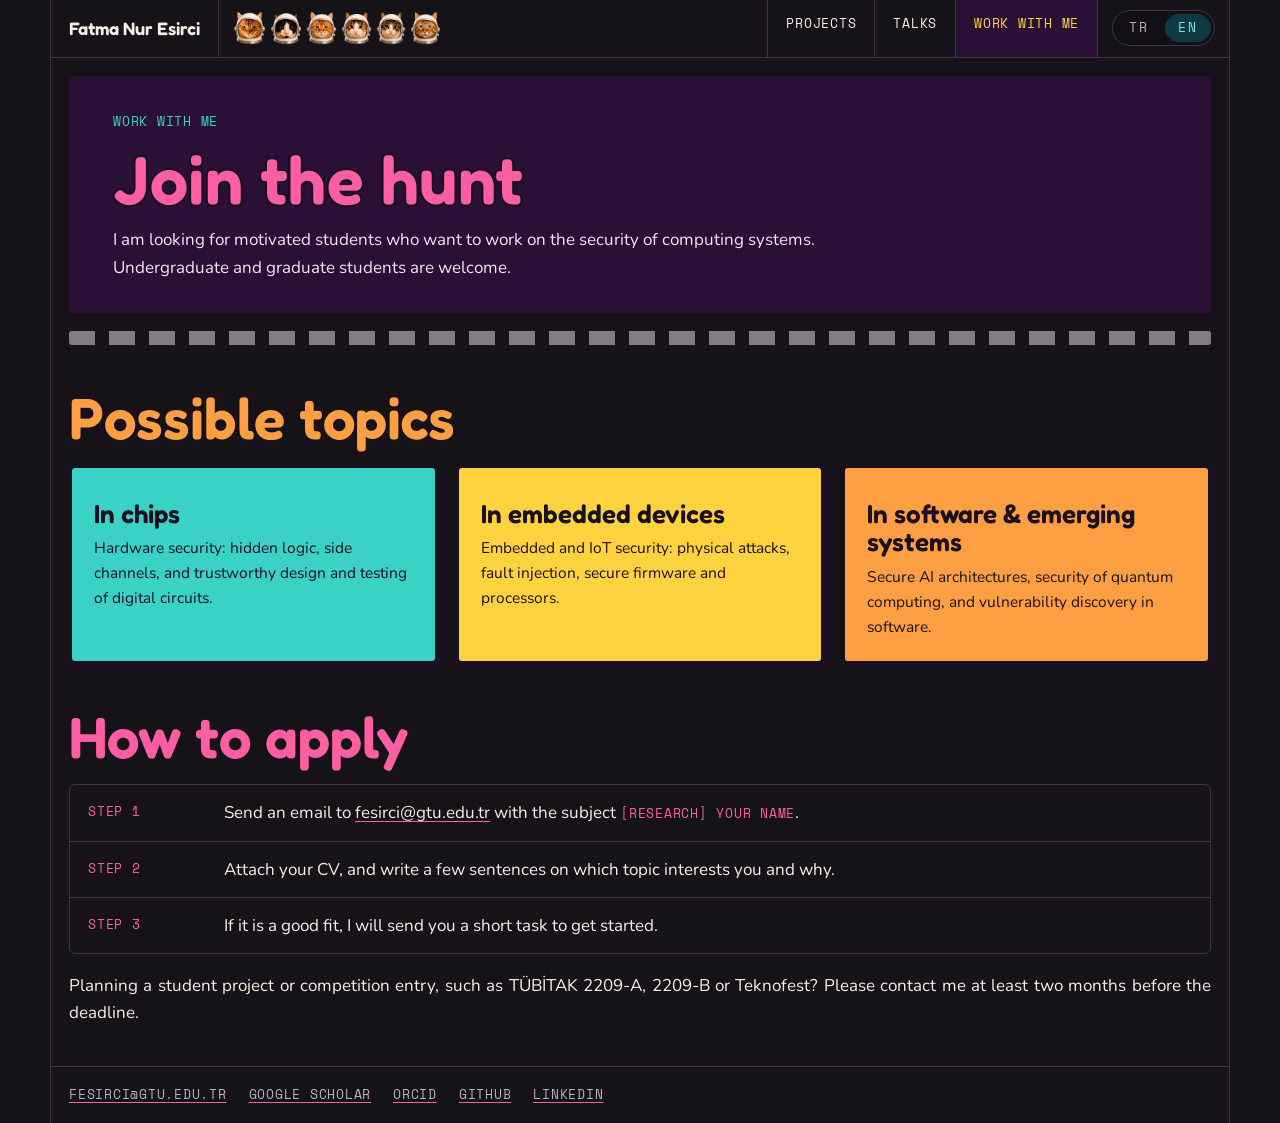
<file: work-with-me.html>
<!doctype html>
<html lang="en">
<head>
<meta charset="utf-8">
<meta name="viewport" content="width=device-width, initial-scale=1">
<meta name="description" content="Fatma Nur Esirci, computer engineer and security researcher at Gebze Technical University: hardware security, embedded devices and software security.">
<title>Work with me · Fatma Nur Esirci</title>
<link rel="canonical" href="https://fatmanuresirci.github.io/work-with-me.html">
<link rel="alternate" hreflang="en" href="https://fatmanuresirci.github.io/work-with-me.html">
<link rel="alternate" hreflang="tr" href="https://fatmanuresirci.github.io/tr/work-with-me.html">
<link rel="alternate" hreflang="x-default" href="https://fatmanuresirci.github.io/work-with-me.html">
<meta property="og:site_name" content="Fatma Nur Esirci">
<meta property="og:type" content="website">
<meta property="og:title" content="Work with me · Fatma Nur Esirci">
<meta property="og:description" content="Fatma Nur Esirci, computer engineer and security researcher at Gebze Technical University: hardware security, embedded devices and software security.">
<meta property="og:url" content="https://fatmanuresirci.github.io/work-with-me.html">
<meta property="og:locale" content="en_US">
<link rel="preconnect" href="https://fonts.googleapis.com">
<link href="https://fonts.googleapis.com/css2?family=Fredoka:wght@500;600;700&family=Nunito:wght@400;600;700&family=Space+Mono:wght@400;700&display=swap" rel="stylesheet">
<link rel="stylesheet" href="site.css">
<link rel="icon" href="img/avatar.svg" type="image/svg+xml">
</head>
<body>
<div class="frame">
  <nav class="top mono">
    <a class="who" href="index.html">Fatma Nur Esirci</a>
    <span class="crew" aria-hidden="true"><img src="img/crew/cat-1.webp" alt=""><img src="img/crew/cat-2.webp" alt=""><img src="img/crew/cat-3.webp" alt=""><img src="img/crew/cat-4.webp" alt=""><img src="img/crew/cat-5.webp" alt=""><img src="img/crew/cat-6-glasses.svg" alt=""></span>
    <a href="projects.html">Projects</a><a href="talks.html">Talks</a><a class="on" href="work-with-me.html">Work with me</a>
    <span class="lang"><span class="langs"><a href="tr/work-with-me.html">TR</a><a class="on" href="work-with-me.html" aria-current="page">EN</a></span></span>
  </nav>

  <header class="page-hero">
    <div class="mono kicker">Work with me</div>
    <h1 class="big">Join the hunt</h1>
    <p>I am looking for motivated students who want to work on the security of computing systems. Undergraduate and graduate students are welcome.</p>
  </header>
  <div class="rail"></div>

  <h2 class="sec-title">Possible topics</h2>
  <div class="cards">
    <div class="card c1"><h3>In chips</h3><p>Hardware security: hidden logic, side channels, and trustworthy design and testing of digital circuits.</p></div>
    <div class="card c2"><h3>In embedded devices</h3><p>Embedded and IoT security: physical attacks, fault injection, secure firmware and processors.</p></div>
    <div class="card c3"><h3>In software &amp; emerging systems</h3><p>Secure AI architectures, security of quantum computing, and vulnerability discovery in software.</p></div>
  </div>

  <h2 class="sec-title t-pink">How to apply</h2>
  <ul class="list pink">
    <li><span class="mono">Step 1</span><span>Send an email to <a href="mailto:fesirci@gtu.edu.tr">fesirci@gtu.edu.tr</a> with the subject <span class="mono">[Research] Your name</span>.</span></li>
    <li><span class="mono">Step 2</span><span>Attach your CV, and write a few sentences on which topic interests you and why.</span></li>
    <li><span class="mono">Step 3</span><span>If it is a good fit, I will send you a short task to get started.</span></li>
  </ul>
  <p class="about" style="margin-top:18px">Planning a student project or competition entry, such as TÜBİTAK 2209-A, 2209-B or Teknofest? Please contact me at least two months before the deadline.</p>

  <footer class="mono">
    <a href="mailto:fesirci@gtu.edu.tr">fesirci@gtu.edu.tr</a><a href="https://scholar.google.com/citations?user=NrHuFlYAAAAJ">Google Scholar</a><a href="https://orcid.org/0000-0001-9026-2829">ORCID</a><a href="https://github.com/Esirci">GitHub</a><a href="https://www.linkedin.com/in/fatmanuresirci">LinkedIn</a>
  </footer>
</div>
</body>
</html>
</file>
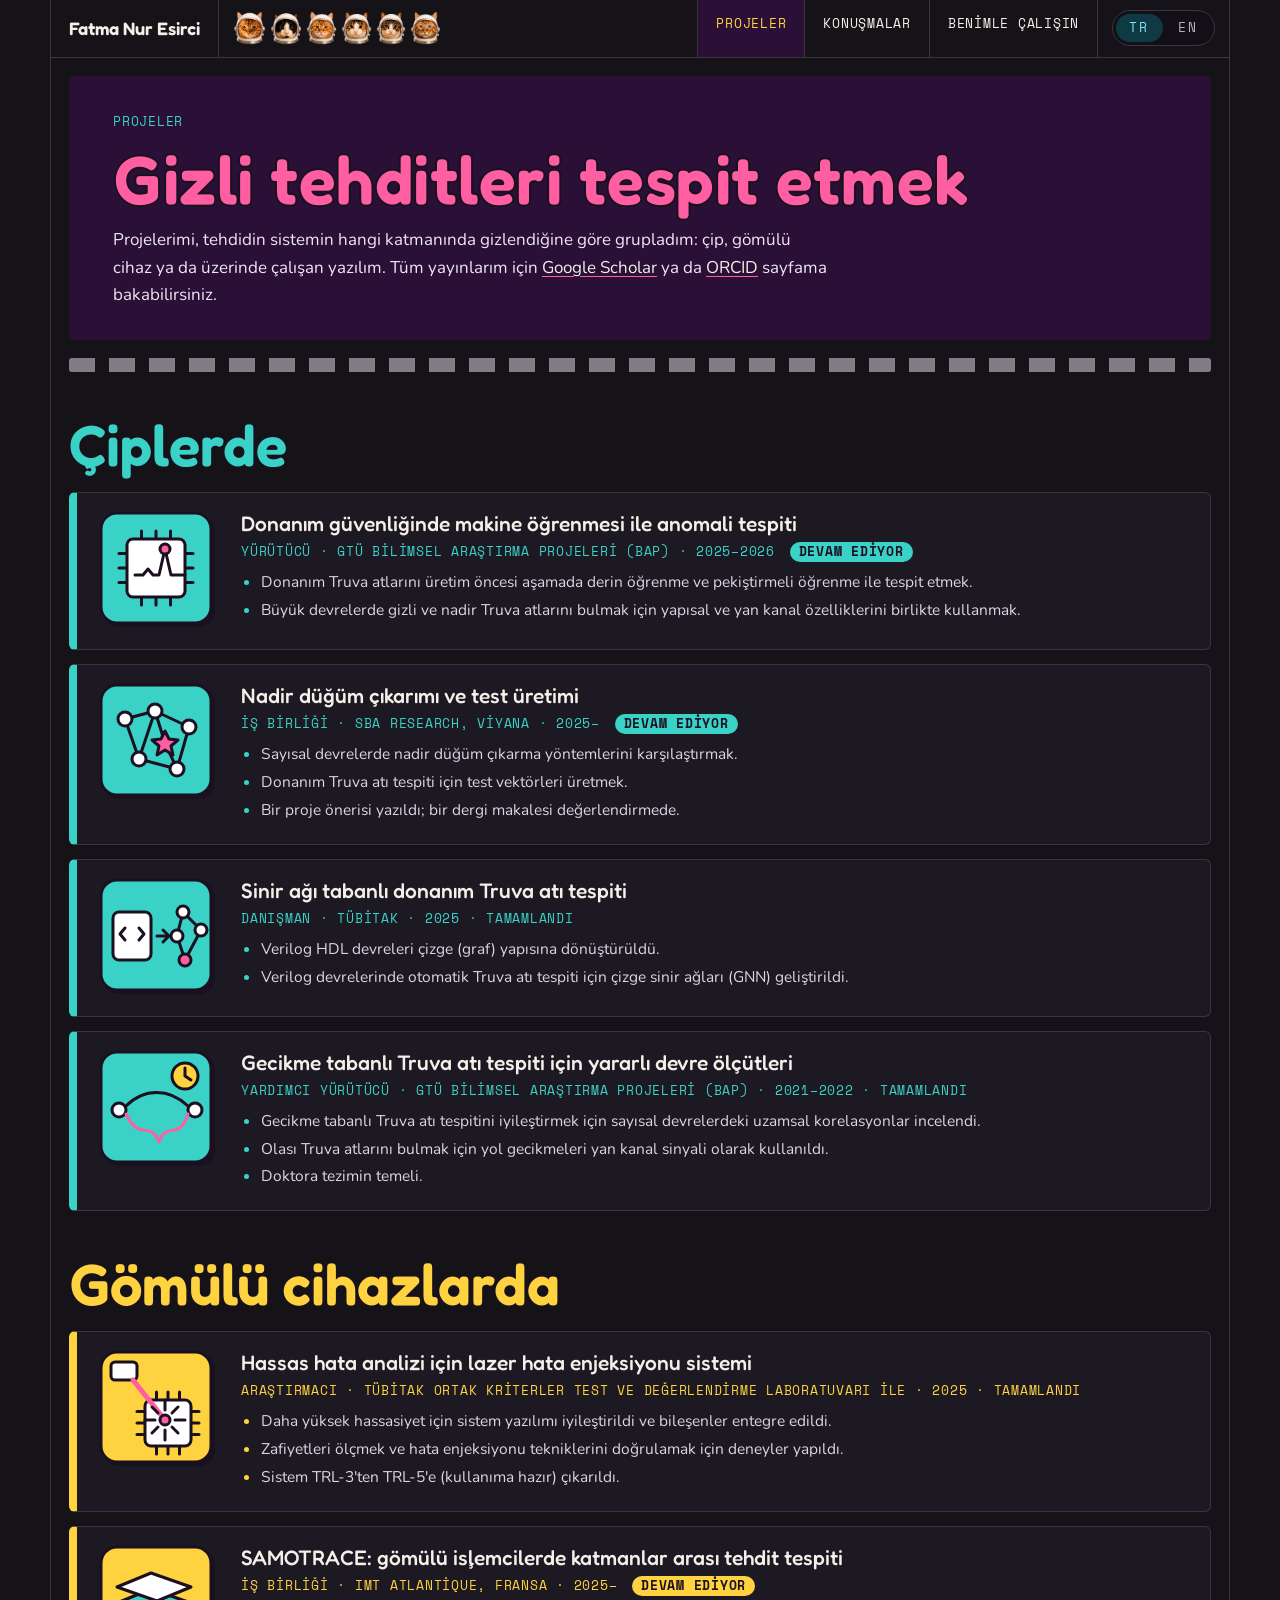
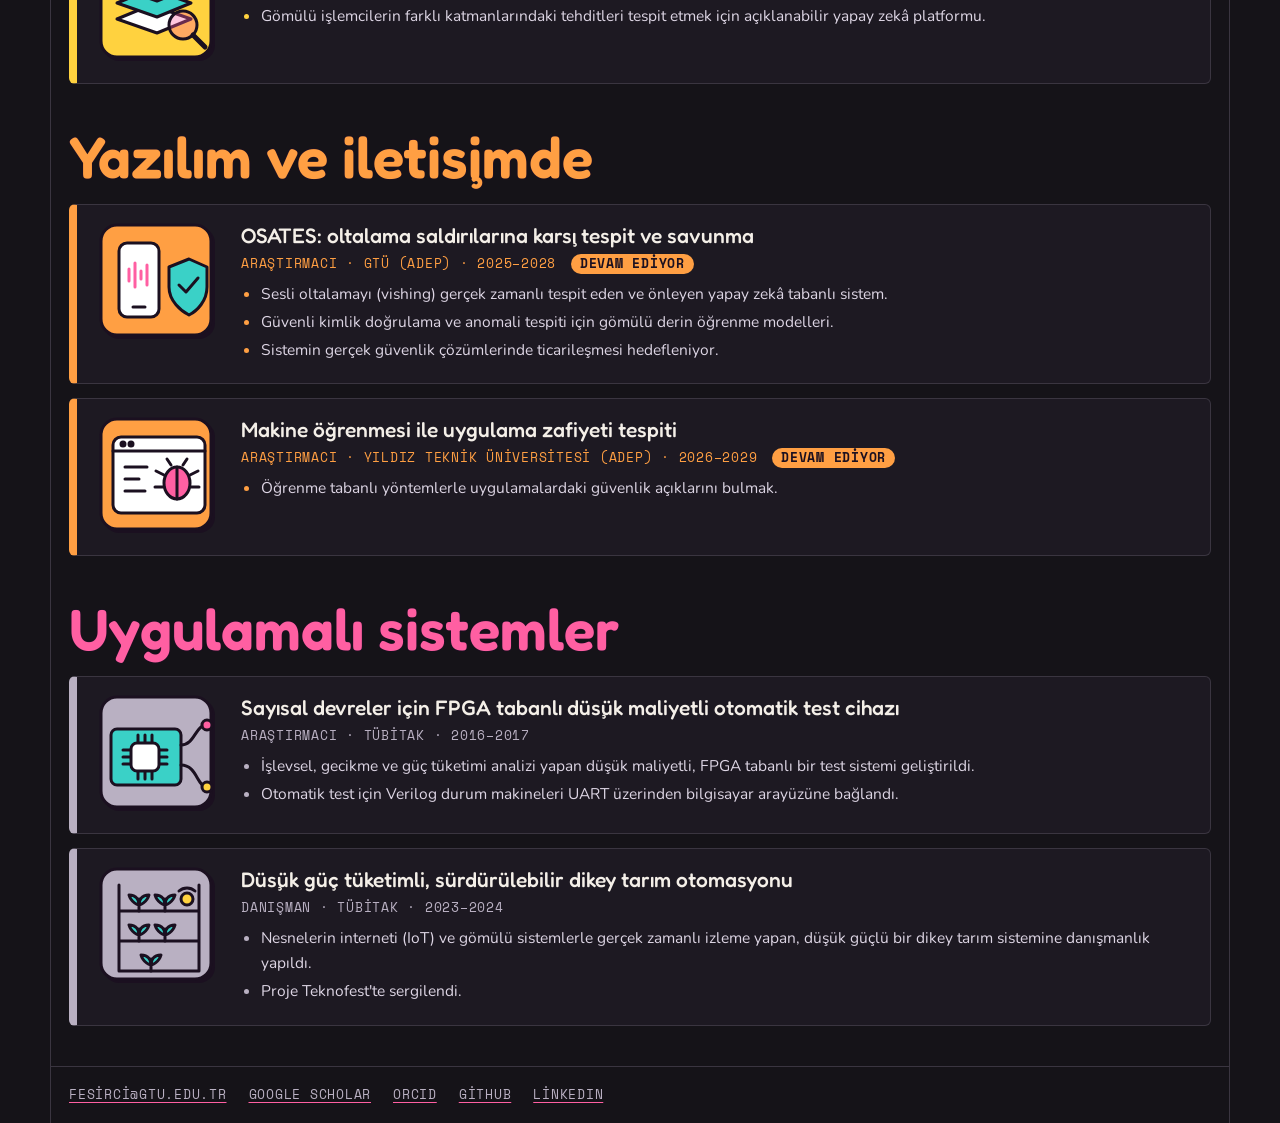
<file: tr/projects.html>
<!doctype html>
<html lang="tr">
<head>
<meta charset="utf-8">
<meta name="viewport" content="width=device-width, initial-scale=1">
<meta name="description" content="Fatma Nur Esirci, Gebze Teknik Üniversitesi'nde bilgisayar mühendisi ve güvenlik araştırmacısı: donanım, gömülü cihaz ve yazılım güvenliği.">
<title>Projeler · Fatma Nur Esirci</title>
<link rel="canonical" href="https://fatmanuresirci.github.io/tr/projects.html">
<link rel="alternate" hreflang="en" href="https://fatmanuresirci.github.io/projects.html">
<link rel="alternate" hreflang="tr" href="https://fatmanuresirci.github.io/tr/projects.html">
<link rel="alternate" hreflang="x-default" href="https://fatmanuresirci.github.io/projects.html">
<meta property="og:site_name" content="Fatma Nur Esirci">
<meta property="og:type" content="website">
<meta property="og:title" content="Projeler · Fatma Nur Esirci">
<meta property="og:description" content="Fatma Nur Esirci, Gebze Teknik Üniversitesi'nde bilgisayar mühendisi ve güvenlik araştırmacısı: donanım, gömülü cihaz ve yazılım güvenliği.">
<meta property="og:url" content="https://fatmanuresirci.github.io/tr/projects.html">
<meta property="og:locale" content="tr_TR">
<link rel="preconnect" href="https://fonts.googleapis.com">
<link href="https://fonts.googleapis.com/css2?family=Fredoka:wght@500;600;700&family=Nunito:wght@400;600;700&family=Space+Mono:wght@400;700&display=swap" rel="stylesheet">
<link rel="stylesheet" href="../site.css">
<link rel="icon" href="../img/avatar.svg" type="image/svg+xml">
</head>
<body>
<div class="frame">
  <nav class="top mono">
    <a class="who" href="index.html">Fatma Nur Esirci</a>
    <span class="crew" aria-hidden="true"><img src="../img/crew/cat-1.webp" alt=""><img src="../img/crew/cat-2.webp" alt=""><img src="../img/crew/cat-3.webp" alt=""><img src="../img/crew/cat-4.webp" alt=""><img src="../img/crew/cat-5.webp" alt=""><img src="../img/crew/cat-6-glasses.svg" alt=""></span>
    <a class="on" href="projects.html">Projeler</a><a href="talks.html">Konuşmalar</a><a href="work-with-me.html">Benimle çalışın</a>
    <span class="lang"><span class="langs"><a class="on" href="projects.html" aria-current="page">TR</a><a href="../projects.html">EN</a></span></span>
  </nav>

  <header class="page-hero">
    <div class="mono kicker">Projeler</div>
    <h1 class="big">Gizli tehditleri tespit etmek</h1>
    <p>Projelerimi, tehdidin sistemin hangi katmanında gizlendiğine göre grupladım: çip, gömülü cihaz ya da üzerinde çalışan yazılım. Tüm yayınlarım için <a href="https://scholar.google.com/citations?user=NrHuFlYAAAAJ">Google Scholar</a> ya da <a href="https://orcid.org/0000-0001-9026-2829">ORCID</a> sayfama bakabilirsiniz.</p>
  </header>
  <div class="rail"></div>

  <h2 class="sec-title t-teal">Çiplerde</h2>
  <div class="plist l1">
    <article class="pcard">
      <img src="../img/p-anomaly.svg" alt="">
      <div>
        <h4>Donanım güvenliğinde makine öğrenmesi ile anomali tespiti</h4>
        <div class="meta mono">Yürütücü · GTÜ Bilimsel Araştırma Projeleri (BAP) · 2025–2026 <span class="status">devam ediyor</span></div>
        <ul>
          <li>Donanım Truva atlarını üretim öncesi aşamada derin öğrenme ve pekiştirmeli öğrenme ile tespit etmek.</li>
          <li>Büyük devrelerde gizli ve nadir Truva atlarını bulmak için yapısal ve yan kanal özelliklerini birlikte kullanmak.</li>
        </ul>
      </div>
    </article>
    <article class="pcard">
      <img src="../img/p-rarenode.svg" alt="">
      <div>
        <h4>Nadir düğüm çıkarımı ve test üretimi</h4>
        <div class="meta mono">İş birliği · SBA Research, Viyana · 2025– <span class="status">devam ediyor</span></div>
        <ul>
          <li>Sayısal devrelerde nadir düğüm çıkarma yöntemlerini karşılaştırmak.</li>
          <li>Donanım Truva atı tespiti için test vektörleri üretmek.</li>
          <li>Bir proje önerisi yazıldı; bir dergi makalesi değerlendirmede.</li>
        </ul>
      </div>
    </article>
    <article class="pcard">
      <img src="../img/p-gnn.svg" alt="">
      <div>
        <h4>Sinir ağı tabanlı donanım Truva atı tespiti</h4>
        <div class="meta mono">Danışman · TÜBİTAK · 2025 · tamamlandı</div>
        <ul>
          <li>Verilog HDL devreleri çizge (graf) yapısına dönüştürüldü.</li>
          <li>Verilog devrelerinde otomatik Truva atı tespiti için çizge sinir ağları (GNN) geliştirildi.</li>
        </ul>
      </div>
    </article>
    <article class="pcard">
      <img src="../img/p-delay.svg" alt="">
      <div>
        <h4>Gecikme tabanlı Truva atı tespiti için yararlı devre ölçütleri</h4>
        <div class="meta mono">Yardımcı yürütücü · GTÜ Bilimsel Araştırma Projeleri (BAP) · 2021–2022 · tamamlandı</div>
        <ul>
          <li>Gecikme tabanlı Truva atı tespitini iyileştirmek için sayısal devrelerdeki uzamsal korelasyonlar incelendi.</li>
          <li>Olası Truva atlarını bulmak için yol gecikmeleri yan kanal sinyali olarak kullanıldı.</li>
          <li>Doktora tezimin temeli.</li>
        </ul>
      </div>
    </article>
  </div>

  <h2 class="sec-title t-yellow">Gömülü cihazlarda</h2>
  <div class="plist l2">
    <article class="pcard">
      <img src="../img/p-laser.svg" alt="">
      <div>
        <h4>Hassas hata analizi için lazer hata enjeksiyonu sistemi</h4>
        <div class="meta mono">Araştırmacı · TÜBİTAK Ortak Kriterler Test ve Değerlendirme Laboratuvarı ile · 2025 · tamamlandı</div>
        <ul>
          <li>Daha yüksek hassasiyet için sistem yazılımı iyileştirildi ve bileşenler entegre edildi.</li>
          <li>Zafiyetleri ölçmek ve hata enjeksiyonu tekniklerini doğrulamak için deneyler yapıldı.</li>
          <li>Sistem TRL-3'ten TRL-5'e (kullanıma hazır) çıkarıldı.</li>
        </ul>
      </div>
    </article>
    <article class="pcard">
      <img src="../img/p-samotrace.svg" alt="">
      <div>
        <h4>SAMOTRACE: gömülü işlemcilerde katmanlar arası tehdit tespiti</h4>
        <div class="meta mono">İş birliği · IMT Atlantique, Fransa · 2025– <span class="status">devam ediyor</span></div>
        <ul>
          <li>Gömülü işlemcilerin farklı katmanlarındaki tehditleri tespit etmek için açıklanabilir yapay zekâ platformu.</li>
        </ul>
      </div>
    </article>
  </div>

  <h2 class="sec-title">Yazılım ve iletişimde</h2>
  <div class="plist l3">
    <article class="pcard">
      <img src="../img/p-vishing.svg" alt="">
      <div>
        <h4>OSATES: oltalama saldırılarına karşı tespit ve savunma</h4>
        <div class="meta mono">Araştırmacı · GTÜ (ADEP) · 2025–2028 <span class="status">devam ediyor</span></div>
        <ul>
          <li>Sesli oltalamayı (vishing) gerçek zamanlı tespit eden ve önleyen yapay zekâ tabanlı sistem.</li>
          <li>Güvenli kimlik doğrulama ve anomali tespiti için gömülü derin öğrenme modelleri.</li>
          <li>Sistemin gerçek güvenlik çözümlerinde ticarileşmesi hedefleniyor.</li>
        </ul>
      </div>
    </article>
    <article class="pcard">
      <img src="../img/p-appvuln.svg" alt="">
      <div>
        <h4>Makine öğrenmesi ile uygulama zafiyeti tespiti</h4>
        <div class="meta mono">Araştırmacı · Yıldız Teknik Üniversitesi (ADEP) · 2026–2029 <span class="status">devam ediyor</span></div>
        <ul>
          <li>Öğrenme tabanlı yöntemlerle uygulamalardaki güvenlik açıklarını bulmak.</li>
        </ul>
      </div>
    </article>
  </div>

  <h2 class="sec-title t-pink">Uygulamalı sistemler</h2>
  <div class="plist l4">
    <article class="pcard">
      <img src="../img/p-fpga.svg" alt="">
      <div>
        <h4>Sayısal devreler için FPGA tabanlı düşük maliyetli otomatik test cihazı</h4>
        <div class="meta mono">Araştırmacı · TÜBİTAK · 2016–2017</div>
        <ul>
          <li>İşlevsel, gecikme ve güç tüketimi analizi yapan düşük maliyetli, FPGA tabanlı bir test sistemi geliştirildi.</li>
          <li>Otomatik test için Verilog durum makineleri UART üzerinden bilgisayar arayüzüne bağlandı.</li>
        </ul>
      </div>
    </article>
    <article class="pcard">
      <img src="../img/p-farm.svg" alt="">
      <div>
        <h4>Düşük güç tüketimli, sürdürülebilir dikey tarım otomasyonu</h4>
        <div class="meta mono">Danışman · TÜBİTAK · 2023–2024</div>
        <ul>
          <li>Nesnelerin interneti (IoT) ve gömülü sistemlerle gerçek zamanlı izleme yapan, düşük güçlü bir dikey tarım sistemine danışmanlık yapıldı.</li>
          <li>Proje Teknofest'te sergilendi.</li>
        </ul>
      </div>
    </article>
  </div>

  <footer class="mono">
    <a href="mailto:fesirci@gtu.edu.tr">fesirci@gtu.edu.tr</a><a href="https://scholar.google.com/citations?user=NrHuFlYAAAAJ">Google Scholar</a><a href="https://orcid.org/0000-0001-9026-2829">ORCID</a><a href="https://github.com/Esirci">GitHub</a><a href="https://www.linkedin.com/in/fatmanuresirci">LinkedIn</a>
  </footer>
</div>
</body>
</html>
</file>
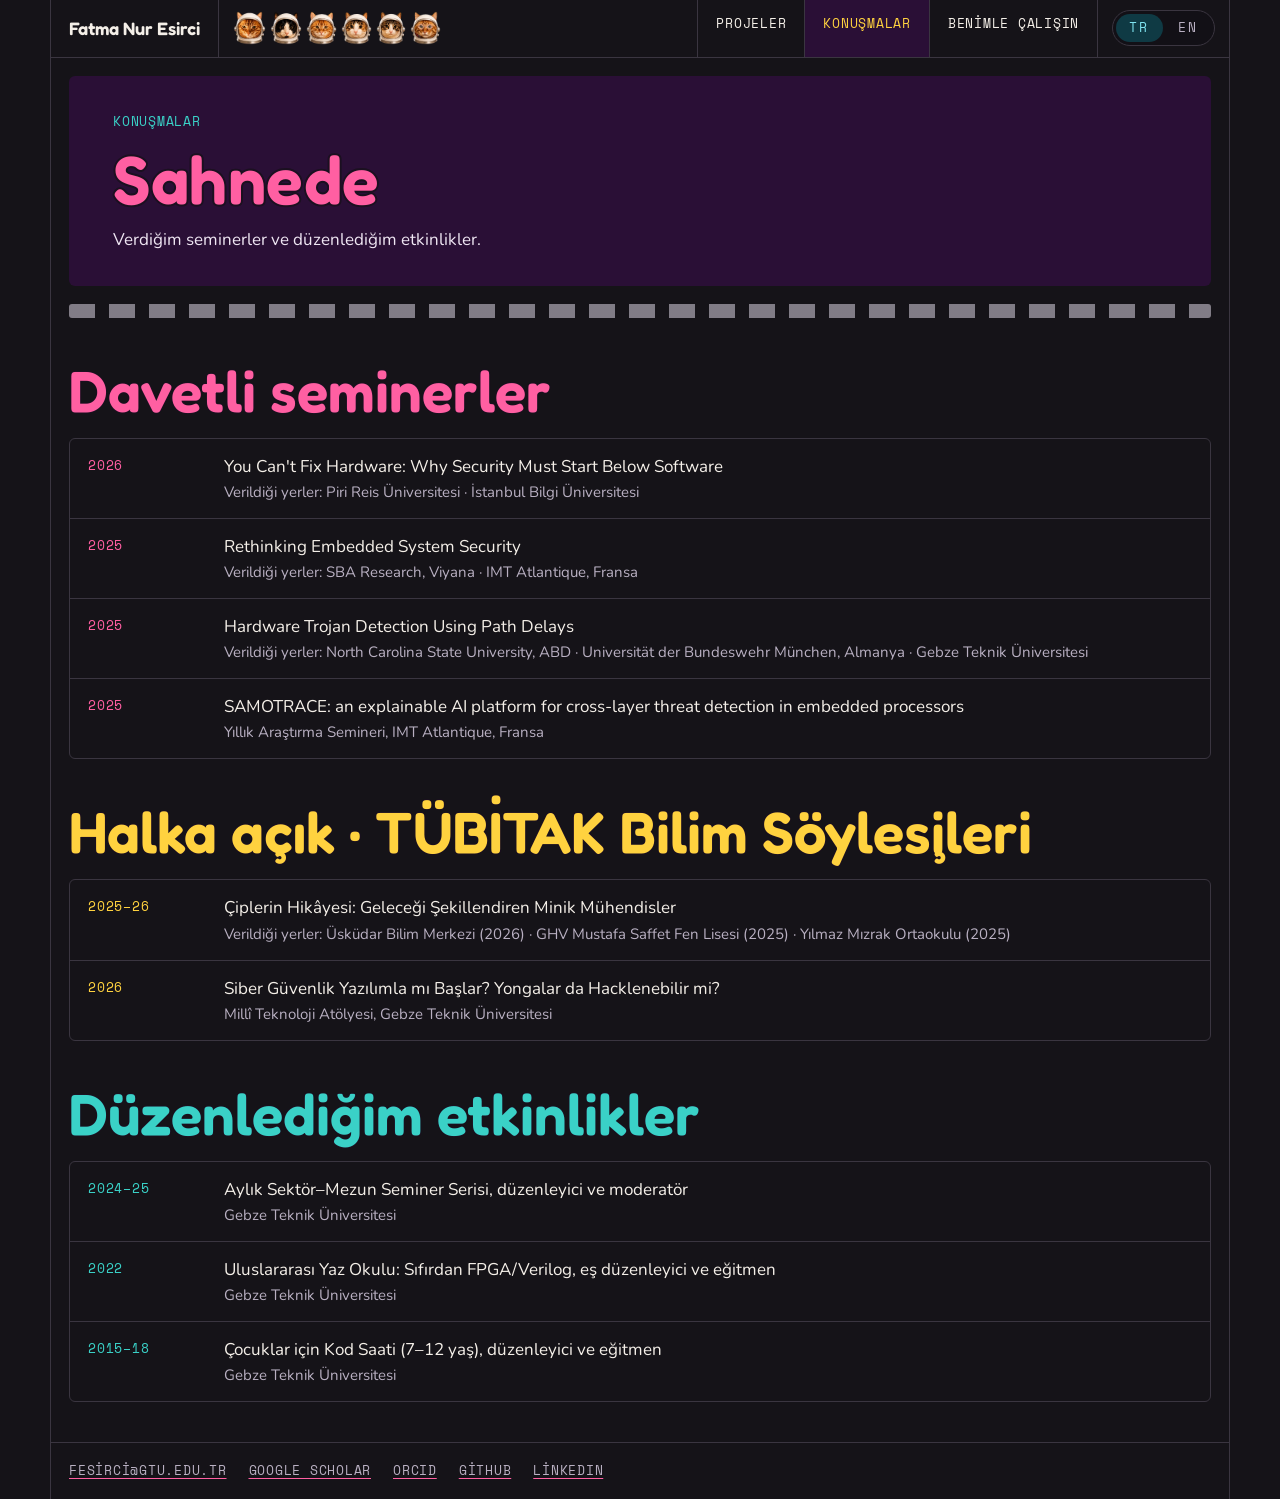
<file: tr/talks.html>
<!doctype html>
<html lang="tr">
<head>
<meta charset="utf-8">
<meta name="viewport" content="width=device-width, initial-scale=1">
<meta name="description" content="Fatma Nur Esirci, Gebze Teknik Üniversitesi'nde bilgisayar mühendisi ve güvenlik araştırmacısı: donanım, gömülü cihaz ve yazılım güvenliği.">
<title>Konuşmalar · Fatma Nur Esirci</title>
<link rel="canonical" href="https://fatmanuresirci.github.io/tr/talks.html">
<link rel="alternate" hreflang="en" href="https://fatmanuresirci.github.io/talks.html">
<link rel="alternate" hreflang="tr" href="https://fatmanuresirci.github.io/tr/talks.html">
<link rel="alternate" hreflang="x-default" href="https://fatmanuresirci.github.io/talks.html">
<meta property="og:site_name" content="Fatma Nur Esirci">
<meta property="og:type" content="website">
<meta property="og:title" content="Konuşmalar · Fatma Nur Esirci">
<meta property="og:description" content="Fatma Nur Esirci, Gebze Teknik Üniversitesi'nde bilgisayar mühendisi ve güvenlik araştırmacısı: donanım, gömülü cihaz ve yazılım güvenliği.">
<meta property="og:url" content="https://fatmanuresirci.github.io/tr/talks.html">
<meta property="og:locale" content="tr_TR">
<link rel="preconnect" href="https://fonts.googleapis.com">
<link href="https://fonts.googleapis.com/css2?family=Fredoka:wght@500;600;700&family=Nunito:wght@400;600;700&family=Space+Mono:wght@400;700&display=swap" rel="stylesheet">
<link rel="stylesheet" href="../site.css">
<link rel="icon" href="../img/avatar.svg" type="image/svg+xml">
</head>
<body>
<div class="frame">
  <nav class="top mono">
    <a class="who" href="index.html">Fatma Nur Esirci</a>
    <span class="crew" aria-hidden="true"><img src="../img/crew/cat-1.webp" alt=""><img src="../img/crew/cat-2.webp" alt=""><img src="../img/crew/cat-3.webp" alt=""><img src="../img/crew/cat-4.webp" alt=""><img src="../img/crew/cat-5.webp" alt=""><img src="../img/crew/cat-6-glasses.svg" alt=""></span>
    <a href="projects.html">Projeler</a><a class="on" href="talks.html">Konuşmalar</a><a href="work-with-me.html">Benimle çalışın</a>
    <span class="lang"><span class="langs"><a class="on" href="talks.html" aria-current="page">TR</a><a href="../talks.html">EN</a></span></span>
  </nav>

  <header class="page-hero">
    <div class="mono kicker">Konuşmalar</div>
    <h1 class="big">Sahnede</h1>
    <p>Verdiğim seminerler ve düzenlediğim etkinlikler.</p>
  </header>
  <div class="rail"></div>

  <h2 class="sec-title t-pink">Davetli seminerler</h2>
  <ul class="list pink">
    <li><span class="mono">2026</span><span>You Can't Fix Hardware: Why Security Must Start Below Software<span class="where">Verildiği yerler: Piri Reis Üniversitesi · İstanbul Bilgi Üniversitesi</span></span></li>
    <li><span class="mono">2025</span><span>Rethinking Embedded System Security<span class="where">Verildiği yerler: SBA Research, Viyana · IMT Atlantique, Fransa</span></span></li>
    <li><span class="mono">2025</span><span>Hardware Trojan Detection Using Path Delays<span class="where">Verildiği yerler: North Carolina State University, ABD · Universität der Bundeswehr München, Almanya · Gebze Teknik Üniversitesi</span></span></li>
    <li><span class="mono">2025</span><span>SAMOTRACE: an explainable AI platform for cross-layer threat detection in embedded processors<span class="where">Yıllık Araştırma Semineri, IMT Atlantique, Fransa</span></span></li>
  </ul>

  <h2 class="sec-title t-yellow">Halka açık · TÜBİTAK Bilim Söyleşileri</h2>
  <ul class="list">
    <li><span class="mono">2025–26</span><span>Çiplerin Hikâyesi: Geleceği Şekillendiren Minik Mühendisler<span class="where">Verildiği yerler: Üsküdar Bilim Merkezi (2026) · GHV Mustafa Saffet Fen Lisesi (2025) · Yılmaz Mızrak Ortaokulu (2025)</span></span></li>
    <li><span class="mono">2026</span><span>Siber Güvenlik Yazılımla mı Başlar? Yongalar da Hacklenebilir mi?<span class="where">Millî Teknoloji Atölyesi, Gebze Teknik Üniversitesi</span></span></li>
  </ul>

  <h2 class="sec-title t-teal">Düzenlediğim etkinlikler</h2>
  <ul class="list teal">
    <li><span class="mono">2024–25</span><span>Aylık Sektör–Mezun Seminer Serisi, düzenleyici ve moderatör<span class="where">Gebze Teknik Üniversitesi</span></span></li>
    <li><span class="mono">2022</span><span>Uluslararası Yaz Okulu: Sıfırdan FPGA/Verilog, eş düzenleyici ve eğitmen<span class="where">Gebze Teknik Üniversitesi</span></span></li>
    <li><span class="mono">2015–18</span><span>Çocuklar için Kod Saati (7–12 yaş), düzenleyici ve eğitmen<span class="where">Gebze Teknik Üniversitesi</span></span></li>
  </ul>

  <footer class="mono">
    <a href="mailto:fesirci@gtu.edu.tr">fesirci@gtu.edu.tr</a><a href="https://scholar.google.com/citations?user=NrHuFlYAAAAJ">Google Scholar</a><a href="https://orcid.org/0000-0001-9026-2829">ORCID</a><a href="https://github.com/Esirci">GitHub</a><a href="https://www.linkedin.com/in/fatmanuresirci">LinkedIn</a>
  </footer>
</div>
</body>
</html>
</file>
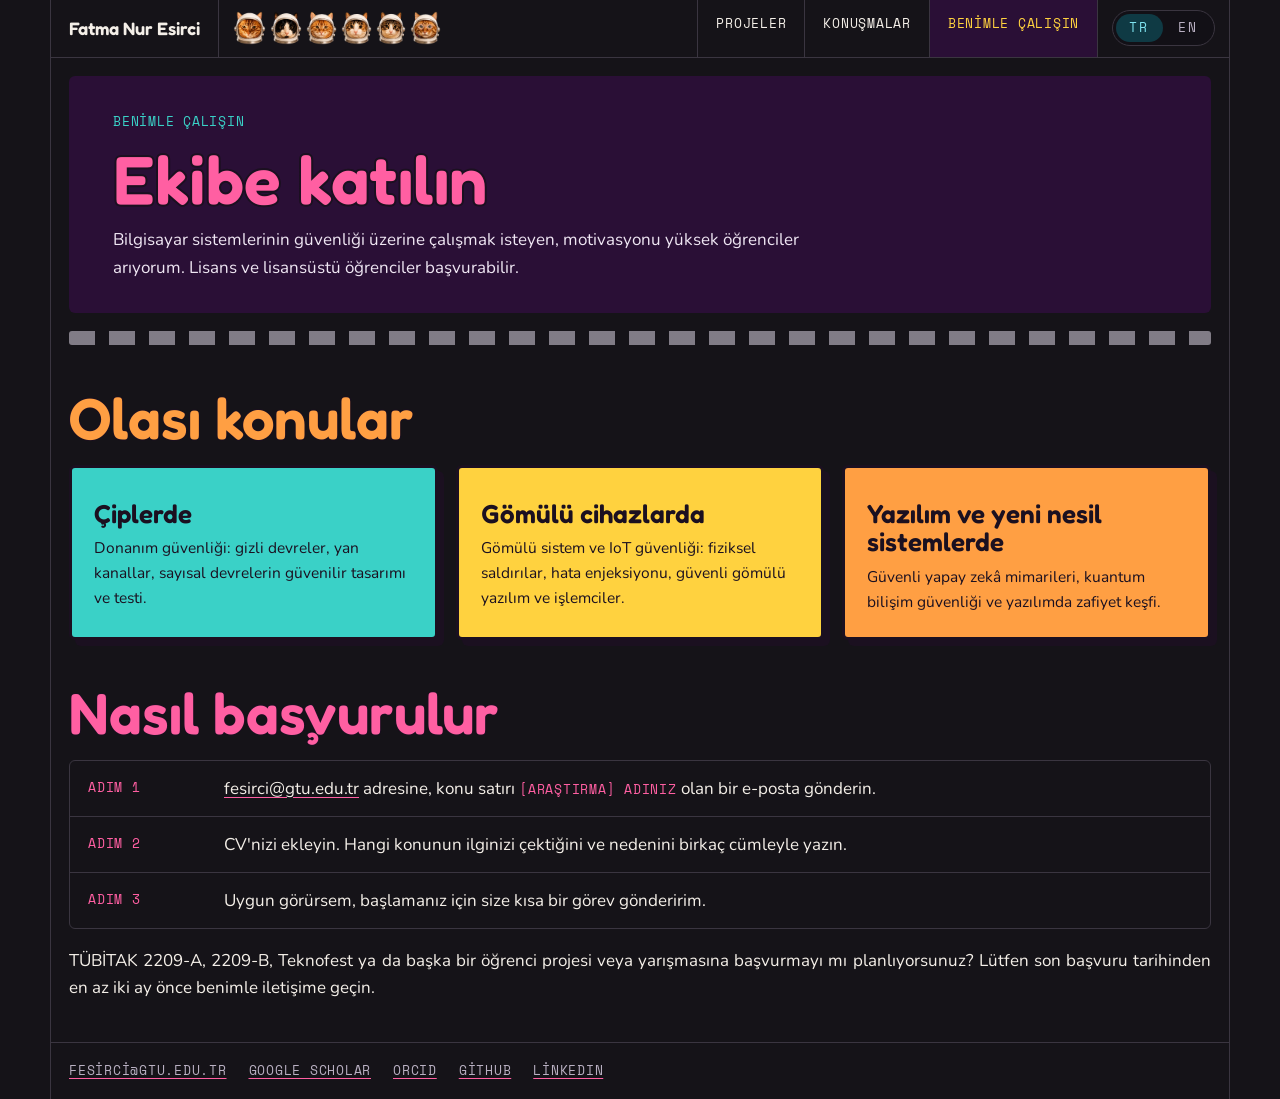
<file: tr/work-with-me.html>
<!doctype html>
<html lang="tr">
<head>
<meta charset="utf-8">
<meta name="viewport" content="width=device-width, initial-scale=1">
<meta name="description" content="Fatma Nur Esirci, Gebze Teknik Üniversitesi'nde bilgisayar mühendisi ve güvenlik araştırmacısı: donanım, gömülü cihaz ve yazılım güvenliği.">
<title>Benimle çalışın · Fatma Nur Esirci</title>
<link rel="canonical" href="https://fatmanuresirci.github.io/tr/work-with-me.html">
<link rel="alternate" hreflang="en" href="https://fatmanuresirci.github.io/work-with-me.html">
<link rel="alternate" hreflang="tr" href="https://fatmanuresirci.github.io/tr/work-with-me.html">
<link rel="alternate" hreflang="x-default" href="https://fatmanuresirci.github.io/work-with-me.html">
<meta property="og:site_name" content="Fatma Nur Esirci">
<meta property="og:type" content="website">
<meta property="og:title" content="Benimle çalışın · Fatma Nur Esirci">
<meta property="og:description" content="Fatma Nur Esirci, Gebze Teknik Üniversitesi'nde bilgisayar mühendisi ve güvenlik araştırmacısı: donanım, gömülü cihaz ve yazılım güvenliği.">
<meta property="og:url" content="https://fatmanuresirci.github.io/tr/work-with-me.html">
<meta property="og:locale" content="tr_TR">
<link rel="preconnect" href="https://fonts.googleapis.com">
<link href="https://fonts.googleapis.com/css2?family=Fredoka:wght@500;600;700&family=Nunito:wght@400;600;700&family=Space+Mono:wght@400;700&display=swap" rel="stylesheet">
<link rel="stylesheet" href="../site.css">
<link rel="icon" href="../img/avatar.svg" type="image/svg+xml">
</head>
<body>
<div class="frame">
  <nav class="top mono">
    <a class="who" href="index.html">Fatma Nur Esirci</a>
    <span class="crew" aria-hidden="true"><img src="../img/crew/cat-1.webp" alt=""><img src="../img/crew/cat-2.webp" alt=""><img src="../img/crew/cat-3.webp" alt=""><img src="../img/crew/cat-4.webp" alt=""><img src="../img/crew/cat-5.webp" alt=""><img src="../img/crew/cat-6-glasses.svg" alt=""></span>
    <a href="projects.html">Projeler</a><a href="talks.html">Konuşmalar</a><a class="on" href="work-with-me.html">Benimle çalışın</a>
    <span class="lang"><span class="langs"><a class="on" href="work-with-me.html" aria-current="page">TR</a><a href="../work-with-me.html">EN</a></span></span>
  </nav>

  <header class="page-hero">
    <div class="mono kicker">Benimle çalışın</div>
    <h1 class="big">Ekibe katılın</h1>
    <p>Bilgisayar sistemlerinin güvenliği üzerine çalışmak isteyen, motivasyonu yüksek öğrenciler arıyorum. Lisans ve lisansüstü öğrenciler başvurabilir.</p>
  </header>
  <div class="rail"></div>

  <h2 class="sec-title">Olası konular</h2>
  <div class="cards">
    <div class="card c1"><h3>Çiplerde</h3><p>Donanım güvenliği: gizli devreler, yan kanallar, sayısal devrelerin güvenilir tasarımı ve testi.</p></div>
    <div class="card c2"><h3>Gömülü cihazlarda</h3><p>Gömülü sistem ve IoT güvenliği: fiziksel saldırılar, hata enjeksiyonu, güvenli gömülü yazılım ve işlemciler.</p></div>
    <div class="card c3"><h3>Yazılım ve yeni nesil sistemlerde</h3><p>Güvenli yapay zekâ mimarileri, kuantum bilişim güvenliği ve yazılımda zafiyet keşfi.</p></div>
  </div>

  <h2 class="sec-title t-pink">Nasıl başvurulur</h2>
  <ul class="list pink">
    <li><span class="mono">Adım 1</span><span><a href="mailto:fesirci@gtu.edu.tr">fesirci@gtu.edu.tr</a> adresine, konu satırı <span class="mono">[Araştırma] Adınız</span> olan bir e-posta gönderin.</span></li>
    <li><span class="mono">Adım 2</span><span>CV'nizi ekleyin. Hangi konunun ilginizi çektiğini ve nedenini birkaç cümleyle yazın.</span></li>
    <li><span class="mono">Adım 3</span><span>Uygun görürsem, başlamanız için size kısa bir görev gönderirim.</span></li>
  </ul>
  <p class="about" style="margin-top:18px">TÜBİTAK 2209-A, 2209-B, Teknofest ya da başka bir öğrenci projesi veya yarışmasına başvurmayı mı planlıyorsunuz? Lütfen son başvuru tarihinden en az iki ay önce benimle iletişime geçin.</p>

  <footer class="mono">
    <a href="mailto:fesirci@gtu.edu.tr">fesirci@gtu.edu.tr</a><a href="https://scholar.google.com/citations?user=NrHuFlYAAAAJ">Google Scholar</a><a href="https://orcid.org/0000-0001-9026-2829">ORCID</a><a href="https://github.com/Esirci">GitHub</a><a href="https://www.linkedin.com/in/fatmanuresirci">LinkedIn</a>
  </footer>
</div>
</body>
</html>
</file>
<file: site.css>
/* Ortak stil: renkli tarz (koyu zemin, mor panel, pembe/turuncu/turkuaz/sarı vurgular) */
:root {
  --bg:#151318; --line:#3a3540; --panel:#2a0f36; --box:#1d1922;
  --fg:#f4efe8; --muted:#b9b0c2; --ink:#1b1020;
  --pink:#ff5fa2; --orange:#ff9f43; --teal:#3ad1c7; --yellow:#ffd23f;
}

* { box-sizing:border-box; }
body { margin:0; background:var(--bg); color:var(--fg); font:17px/1.6 Nunito, system-ui, sans-serif; }
a { color:var(--fg); text-decoration-color:var(--pink); text-underline-offset:3px; }
a:hover { color:var(--yellow); }
.mono { font-family:"Space Mono", monospace; font-size:12.5px; letter-spacing:.06em; text-transform:uppercase; }
.frame { max-width:1180px; margin:0 auto; border-left:1px solid var(--line); border-right:1px solid var(--line); min-height:100vh; }

/* Üst menü: kutucuklara bölünmüş */
.top { display:flex; flex-wrap:wrap; border-bottom:1px solid var(--line); }
.top > * { padding:14px 18px; border-right:1px solid var(--line); text-decoration:none; }
.top .who { font-family:Fredoka, sans-serif; font-weight:600; font-size:18px; text-transform:none; letter-spacing:0; }
.top a:hover, .top a.on { background:var(--panel); color:var(--yellow); }
.top .lang { border-right:0; color:var(--muted); }

/* Mor panel: ana sayfada büyük, alt sayfalarda kısa */
.hero { position:relative; margin:18px; background:var(--panel); border-radius:6px; overflow:hidden; display:grid; grid-template-columns:minmax(0,1.15fr) minmax(0,.85fr); align-items:center; min-height:380px; }
.hero .text { padding:40px 0 40px 44px; position:relative; z-index:1; }
.hero p { max-width:540px; margin:0 0 10px; color:#efe6f3; }
.hero p b { color:var(--yellow); font-weight:700; }
.hero .art { height:100%; min-height:300px; }
.kicker { color:var(--teal); margin-bottom:14px; }
.stars { position:absolute; inset:0; width:100%; height:100%; pointer-events:none; }
.big { font-family:Fredoka, sans-serif; font-weight:600; font-size:clamp(44px, 6.5vw, 84px); line-height:.98; margin:0 0 22px; color:var(--pink); paint-order:stroke fill; -webkit-text-stroke:4px var(--ink); letter-spacing:.5px; }
.page-hero { position:relative; margin:18px; background:var(--panel); border-radius:6px; overflow:hidden; padding:36px 44px 32px; }
.page-hero .big { font-size:clamp(40px, 5.5vw, 68px); margin-bottom:14px; }
.page-hero p { max-width:720px; margin:0; color:#efe6f3; position:relative; }
.rail { height:14px; margin:0 18px; background:repeating-linear-gradient(90deg, #d9d2e0 0 26px, transparent 26px 40px); opacity:.55; border-radius:3px; }

/* Bölüm başlıkları */
.sec-title { font-family:Fredoka, sans-serif; font-weight:600; font-size:clamp(34px, 4.6vw, 58px); line-height:1; margin:44px 18px 18px; color:var(--orange); -webkit-text-stroke:2px var(--ink); paint-order:stroke fill; }
.t-pink { color:var(--pink); } .t-teal { color:var(--teal); } .t-yellow { color:var(--yellow); } .t-orange { color:var(--orange); }
.about { margin:0 18px; text-align:justify; hyphens:auto; }

/* Renkli kartlar (ana sayfa ve Benimle çalışın) */
.cards { display:grid; grid-template-columns:repeat(auto-fit, minmax(230px, 1fr)); gap:18px; margin:0 18px; }
.card { border-radius:6px; padding:22px; color:var(--ink); border:3px solid var(--ink); box-shadow:6px 6px 0 var(--ink); }
.card a { color:var(--ink); }
.c1 { background:var(--teal); } .c2 { background:var(--yellow); } .c3 { background:var(--orange); }
.card h3 { font-family:Fredoka, sans-serif; font-weight:600; font-size:26px; line-height:1.1; margin:10px 0 8px; }
.card p { margin:0; font-size:15.5px; }
.card svg { width:54px; height:54px; }
.more { margin:16px 18px 0; }

/* Kutulu listeler (haberler, konuşmalar, adımlar) */
.list { margin:0 18px; border:1px solid var(--line); border-radius:6px; padding:0; }
.list li { list-style:none; display:grid; grid-template-columns:120px 1fr; gap:16px; padding:14px 18px; border-bottom:1px solid var(--line); }
.list li:last-child { border-bottom:0; }
.list .mono { color:var(--yellow); padding-top:3px; }
.list .where { display:block; color:var(--muted); font-size:15px; }
.list.pink .mono { color:var(--pink); } .list.teal .mono { color:var(--teal); }

/* Projeler: katman başına renkli proje kutuları */
.plist { display:grid; gap:14px; margin:0 18px; }
.pcard { background:var(--box); border:1px solid var(--line); border-left:8px solid var(--c, var(--teal)); border-radius:6px; padding:18px 22px; display:grid; grid-template-columns:120px 1fr; gap:22px; align-items:start; }
.pcard > img { width:120px; height:120px; display:block; }
.pcard h4 { font-family:Fredoka, sans-serif; font-weight:500; font-size:21px; line-height:1.2; margin:0 0 6px; }
.pcard .meta { color:var(--c, var(--teal)); margin:0 0 8px; }
.pcard p { margin:0; color:#ddd5e4; font-size:16px; }
.pcard ul { margin:8px 0 0; padding-left:20px; color:#ddd5e4; font-size:15.5px; }
.pcard li { margin:3px 0; }
.pcard li::marker { color:var(--c, var(--teal)); }
.status { display:inline-block; background:var(--c, var(--teal)); color:var(--ink); border-radius:99px; padding:0 9px; margin-left:6px; font-weight:700; }
.l1 { --c:var(--teal); } .l2 { --c:var(--yellow); } .l3 { --c:var(--orange); } .l4 { --c:var(--muted); }

footer { border-top:1px solid var(--line); margin-top:40px; padding:18px; color:var(--muted); display:flex; flex-wrap:wrap; gap:8px 22px; }
footer a { color:var(--muted); }

@media (max-width:820px) {
  .hero { grid-template-columns:1fr; }
  .hero .text { padding:32px 24px 0; }
  .hero .art { min-height:240px; }
  .page-hero { padding:28px 24px; }
  .cards { grid-template-columns:1fr; }
  .list li { grid-template-columns:1fr; gap:2px; }
  .pcard { grid-template-columns:1fr; gap:12px; }
  .pcard > img { width:88px; height:88px; }
}

/* Büyük ekranlar (geniş monitör, TV): bütün tasarım orantılı büyür */
@media (min-width:1600px) { html { zoom:1.25; } }
@media (min-width:2200px) { html { zoom:1.6; } }
@media (min-width:3000px) { html { zoom:2.1; } }
.top .who { display:flex; align-items:center; gap:10px; }
.top .who img { width:36px; height:36px; display:block; }
.top .crew { flex:1; display:flex; align-items:center; gap:4px; padding:6px 14px; }
.top .crew img { height:34px; width:auto; display:block; }
@media (max-width:820px) { .top .crew { display:none; } .top .who { flex:1; } }
.hero .art { width:100%; height:auto; min-height:0; padding:18px 22px 18px 0; box-sizing:border-box; }
.hero .art { max-height:385px; padding-top:8px; padding-bottom:8px; }

/* Dil seçici: TR / EN hap düğmesi */
.top .lang { display:flex; align-items:center; padding:8px 14px; border-right:0; }
.langs { display:inline-flex; gap:2px; padding:3px; border:1px solid var(--line); border-radius:99px; background:#121016; }
.langs a { padding:4px 13px; border-radius:99px; text-decoration:none; color:var(--muted); letter-spacing:.18em; }
.langs a:hover { color:var(--fg); }
.langs a.on { background:#0f3a44; color:#7fe3f0; }
</file>
